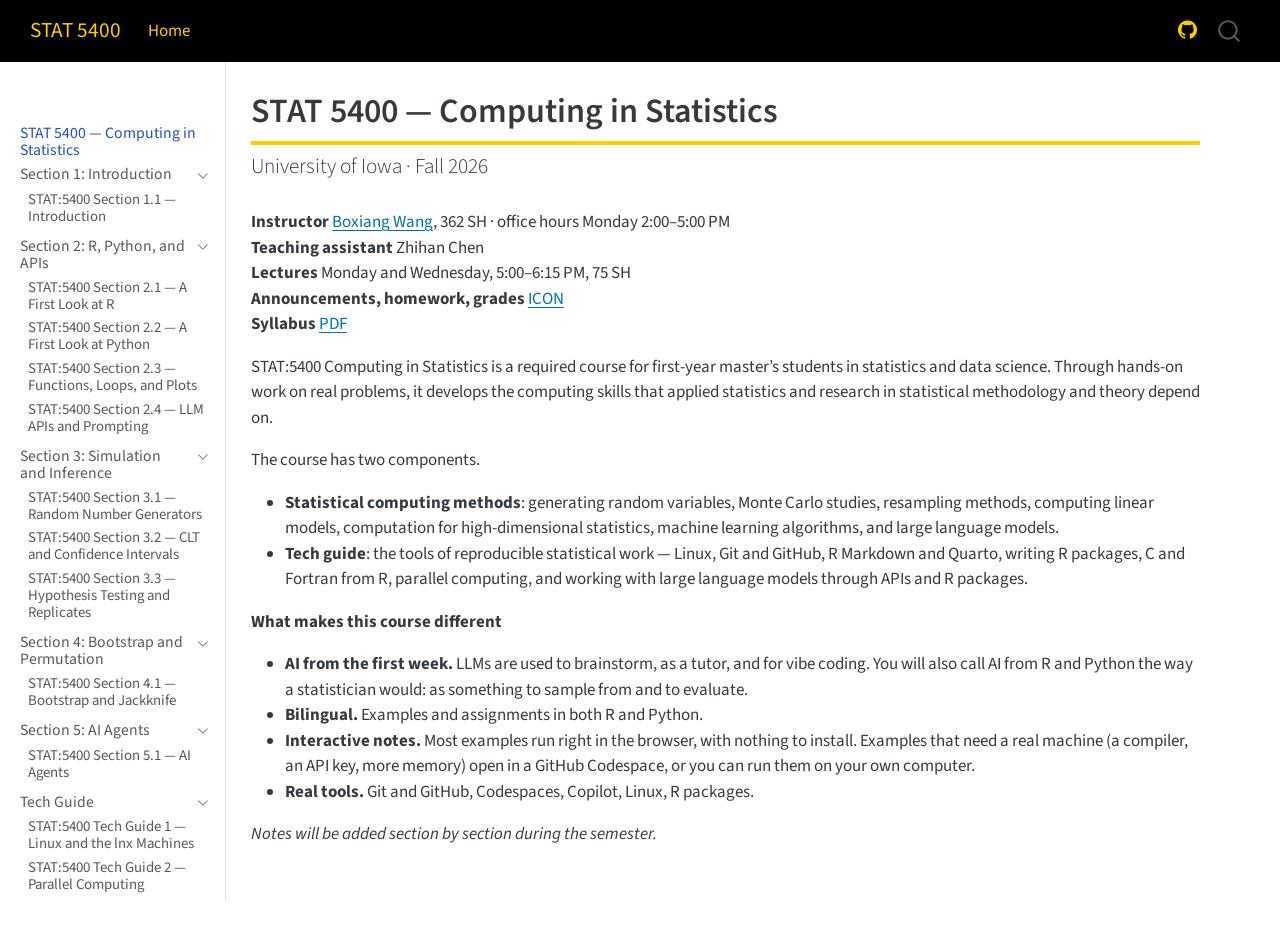
<file: index.html>
<!DOCTYPE html>
<html xmlns="http://www.w3.org/1999/xhtml" lang="en" xml:lang="en"><head>

<meta charset="utf-8">
<meta name="generator" content="quarto-1.9.38">

<meta name="viewport" content="width=device-width, initial-scale=1.0, user-scalable=yes">


<title>STAT 5400 — Computing in Statistics – STAT 5400</title>
<style>
/* Default styles provided by pandoc.
** See https://pandoc.org/MANUAL.html#variables-for-html for config info.
*/
code{white-space: pre-wrap;}
span.smallcaps{font-variant: small-caps;}
div.columns{display: flex; gap: min(4vw, 1.5em);}
div.column{flex: auto; overflow-x: auto;}
div.hanging-indent{margin-left: 1.5em; text-indent: -1.5em;}
ul.task-list{list-style: none;}
ul.task-list li input[type="checkbox"] {
  width: 0.8em;
  margin: 0 0.8em 0.2em -1em; /* quarto-specific, see https://github.com/quarto-dev/quarto-cli/issues/4556 */ 
  vertical-align: middle;
}
</style>


<script src="site_libs/quarto-nav/quarto-nav.js"></script>
<script src="site_libs/quarto-nav/headroom.min.js"></script>
<script src="site_libs/clipboard/clipboard.min.js"></script>
<script src="site_libs/quarto-search/autocomplete.umd.js"></script>
<script src="site_libs/quarto-search/fuse.min.js"></script>
<script src="site_libs/quarto-search/quarto-search.js"></script>
<meta name="quarto:offset" content="./">
<script src="site_libs/quarto-html/quarto.js" type="module"></script>
<script src="site_libs/quarto-html/tabsets/tabsets.js" type="module"></script>
<script src="site_libs/quarto-html/popper.min.js"></script>
<script src="site_libs/quarto-html/tippy.umd.min.js"></script>
<script src="site_libs/quarto-html/anchor.min.js"></script>
<link href="site_libs/quarto-html/tippy.css" rel="stylesheet">
<link href="site_libs/quarto-html/quarto-syntax-highlighting-15634bcf2e68342d4ad2dfa704d543f6.css" rel="stylesheet" id="quarto-text-highlighting-styles">
<script src="site_libs/bootstrap/bootstrap.min.js"></script>
<link href="site_libs/bootstrap/bootstrap-icons.css" rel="stylesheet">
<link href="site_libs/bootstrap/bootstrap-1b8143a5af30aa0587ead8c64582f750.min.css" rel="stylesheet" append-hash="true" id="quarto-bootstrap" data-mode="light">
<script src="site_libs/quarto-contrib/live-runtime/live-runtime.js" type="module"></script>
<link href="site_libs/quarto-contrib/live-runtime/live-runtime.css" rel="stylesheet">
<script id="quarto-search-options" type="application/json">{
  "location": "navbar",
  "copy-button": false,
  "collapse-after": 3,
  "panel-placement": "end",
  "type": "overlay",
  "limit": 50,
  "keyboard-shortcut": [
    "f",
    "/",
    "s"
  ],
  "show-item-context": false,
  "language": {
    "search-no-results-text": "No results",
    "search-matching-documents-text": "matching documents",
    "search-copy-link-title": "Copy link to search",
    "search-hide-matches-text": "Hide additional matches",
    "search-more-match-text": "more match in this document",
    "search-more-matches-text": "more matches in this document",
    "search-clear-button-title": "Clear",
    "search-text-placeholder": "",
    "search-detached-cancel-button-title": "Cancel",
    "search-submit-button-title": "Submit",
    "search-label": "Search"
  }
}</script>
<script type="module" src="site_libs/quarto-ojs/quarto-ojs-runtime.js"></script>
<link href="site_libs/quarto-ojs/quarto-ojs.css" rel="stylesheet">


<link rel="stylesheet" href="styles.css">
</head>

<body class="nav-sidebar docked nav-fixed fullcontent quarto-light">

<div id="quarto-search-results"></div>
  <header id="quarto-header" class="headroom fixed-top">
    <nav class="navbar navbar-expand-lg " data-bs-theme="dark">
      <div class="navbar-container container-fluid">
      <div class="navbar-brand-container mx-auto">
    <a class="navbar-brand" href="./index.html">
    <span class="navbar-title">STAT 5400</span>
    </a>
  </div>
            <div id="quarto-search" class="" title="Search"></div>
          <button class="navbar-toggler" type="button" data-bs-toggle="collapse" data-bs-target="#navbarCollapse" aria-controls="navbarCollapse" role="menu" aria-expanded="false" aria-label="Toggle navigation" onclick="if (window.quartoToggleHeadroom) { window.quartoToggleHeadroom(); }">
  <span class="navbar-toggler-icon"></span>
</button>
          <div class="collapse navbar-collapse" id="navbarCollapse">
            <ul class="navbar-nav navbar-nav-scroll me-auto">
  <li class="nav-item">
    <a class="nav-link active" href="./index.html" aria-current="page"> 
<span class="menu-text">Home</span></a>
  </li>  
</ul>
            <ul class="navbar-nav navbar-nav-scroll ms-auto">
  <li class="nav-item compact">
    <a class="nav-link" href="https://github.com/boxiang-wang/stat5400"> <i class="bi bi-github" role="img">
</i> 
<span class="menu-text"></span></a>
  </li>  
</ul>
          </div> <!-- /navcollapse -->
            <div class="quarto-navbar-tools">
</div>
      </div> <!-- /container-fluid -->
    </nav>
  <nav class="quarto-secondary-nav">
    <div class="container-fluid d-flex">
      <button type="button" class="quarto-btn-toggle btn" data-bs-toggle="collapse" role="button" data-bs-target=".quarto-sidebar-collapse-item" aria-controls="quarto-sidebar" aria-expanded="false" aria-label="Toggle sidebar navigation" onclick="if (window.quartoToggleHeadroom) { window.quartoToggleHeadroom(); }">
        <i class="bi bi-layout-text-sidebar-reverse"></i>
      </button>
        <nav class="quarto-page-breadcrumbs" aria-label="breadcrumb"><ol class="breadcrumb"><li class="breadcrumb-item"><a href="./index.html">STAT 5400 — Computing in Statistics</a></li></ol></nav>
        <a class="flex-grow-1" role="navigation" data-bs-toggle="collapse" data-bs-target=".quarto-sidebar-collapse-item" aria-controls="quarto-sidebar" aria-expanded="false" aria-label="Toggle sidebar navigation" onclick="if (window.quartoToggleHeadroom) { window.quartoToggleHeadroom(); }">      
        </a>
      <button type="button" class="btn quarto-search-button" aria-label="Search" onclick="window.quartoOpenSearch();">
        <i class="bi bi-search"></i>
      </button>
    </div>
  </nav>
</header>
<!-- content -->
<div id="quarto-content" class="quarto-container page-columns page-rows-contents page-layout-article page-navbar">
<!-- sidebar -->
  <nav id="quarto-sidebar" class="sidebar collapse collapse-horizontal quarto-sidebar-collapse-item sidebar-navigation docked overflow-auto">
        <div class="mt-2 flex-shrink-0 align-items-center">
        <div class="sidebar-search">
        <div id="quarto-search" class="" title="Search"></div>
        </div>
        </div>
    <div class="sidebar-menu-container"> 
    <ul class="list-unstyled mt-1">
        <li class="sidebar-item">
  <div class="sidebar-item-container"> 
  <a href="./index.html" class="sidebar-item-text sidebar-link active">
 <span class="menu-text">STAT 5400 — Computing in Statistics</span></a>
  </div>
</li>
        <li class="sidebar-item sidebar-item-section">
      <div class="sidebar-item-container"> 
            <a class="sidebar-item-text sidebar-link text-start" data-bs-toggle="collapse" data-bs-target="#quarto-sidebar-section-1" role="navigation" aria-expanded="true">
 <span class="menu-text">Section 1: Introduction</span></a>
          <a class="sidebar-item-toggle text-start" data-bs-toggle="collapse" data-bs-target="#quarto-sidebar-section-1" role="navigation" aria-expanded="true" aria-label="Toggle section">
            <i class="bi bi-chevron-right ms-2"></i>
          </a> 
      </div>
      <ul id="quarto-sidebar-section-1" class="collapse list-unstyled sidebar-section depth1 show">  
          <li class="sidebar-item">
  <div class="sidebar-item-container"> 
  <a href="./notes/section1/s1p1.html" class="sidebar-item-text sidebar-link">
 <span class="menu-text">STAT:5400 Section 1.1 — Introduction</span></a>
  </div>
</li>
      </ul>
  </li>
        <li class="sidebar-item sidebar-item-section">
      <div class="sidebar-item-container"> 
            <a class="sidebar-item-text sidebar-link text-start" data-bs-toggle="collapse" data-bs-target="#quarto-sidebar-section-2" role="navigation" aria-expanded="true">
 <span class="menu-text">Section 2: R, Python, and APIs</span></a>
          <a class="sidebar-item-toggle text-start" data-bs-toggle="collapse" data-bs-target="#quarto-sidebar-section-2" role="navigation" aria-expanded="true" aria-label="Toggle section">
            <i class="bi bi-chevron-right ms-2"></i>
          </a> 
      </div>
      <ul id="quarto-sidebar-section-2" class="collapse list-unstyled sidebar-section depth1 show">  
          <li class="sidebar-item">
  <div class="sidebar-item-container"> 
  <a href="./notes/section2/s2p1.html" class="sidebar-item-text sidebar-link">
 <span class="menu-text">STAT:5400 Section 2.1 — A First Look at R</span></a>
  </div>
</li>
          <li class="sidebar-item">
  <div class="sidebar-item-container"> 
  <a href="./notes/section2/s2p2.html" class="sidebar-item-text sidebar-link">
 <span class="menu-text">STAT:5400 Section 2.2 — A First Look at Python</span></a>
  </div>
</li>
          <li class="sidebar-item">
  <div class="sidebar-item-container"> 
  <a href="./notes/section2/s2p3.html" class="sidebar-item-text sidebar-link">
 <span class="menu-text">STAT:5400 Section 2.3 — Functions, Loops, and Plots</span></a>
  </div>
</li>
          <li class="sidebar-item">
  <div class="sidebar-item-container"> 
  <a href="./notes/section2/s2p4.html" class="sidebar-item-text sidebar-link">
 <span class="menu-text">STAT:5400 Section 2.4 — LLM APIs and Prompting</span></a>
  </div>
</li>
      </ul>
  </li>
        <li class="sidebar-item sidebar-item-section">
      <div class="sidebar-item-container"> 
            <a class="sidebar-item-text sidebar-link text-start" data-bs-toggle="collapse" data-bs-target="#quarto-sidebar-section-3" role="navigation" aria-expanded="true">
 <span class="menu-text">Section 3: Simulation and Inference</span></a>
          <a class="sidebar-item-toggle text-start" data-bs-toggle="collapse" data-bs-target="#quarto-sidebar-section-3" role="navigation" aria-expanded="true" aria-label="Toggle section">
            <i class="bi bi-chevron-right ms-2"></i>
          </a> 
      </div>
      <ul id="quarto-sidebar-section-3" class="collapse list-unstyled sidebar-section depth1 show">  
          <li class="sidebar-item">
  <div class="sidebar-item-container"> 
  <a href="./notes/section3/s3p1.html" class="sidebar-item-text sidebar-link">
 <span class="menu-text">STAT:5400 Section 3.1 — Random Number Generators</span></a>
  </div>
</li>
          <li class="sidebar-item">
  <div class="sidebar-item-container"> 
  <a href="./notes/section3/s3p2.html" class="sidebar-item-text sidebar-link">
 <span class="menu-text">STAT:5400 Section 3.2 — CLT and Confidence Intervals</span></a>
  </div>
</li>
          <li class="sidebar-item">
  <div class="sidebar-item-container"> 
  <a href="./notes/section3/s3p3.html" class="sidebar-item-text sidebar-link">
 <span class="menu-text">STAT:5400 Section 3.3 — Hypothesis Testing and Replicates</span></a>
  </div>
</li>
      </ul>
  </li>
        <li class="sidebar-item sidebar-item-section">
      <div class="sidebar-item-container"> 
            <a class="sidebar-item-text sidebar-link text-start" data-bs-toggle="collapse" data-bs-target="#quarto-sidebar-section-4" role="navigation" aria-expanded="true">
 <span class="menu-text">Section 4: Bootstrap and Permutation</span></a>
          <a class="sidebar-item-toggle text-start" data-bs-toggle="collapse" data-bs-target="#quarto-sidebar-section-4" role="navigation" aria-expanded="true" aria-label="Toggle section">
            <i class="bi bi-chevron-right ms-2"></i>
          </a> 
      </div>
      <ul id="quarto-sidebar-section-4" class="collapse list-unstyled sidebar-section depth1 show">  
          <li class="sidebar-item">
  <div class="sidebar-item-container"> 
  <a href="./notes/section4/s4p1.html" class="sidebar-item-text sidebar-link">
 <span class="menu-text">STAT:5400 Section 4.1 — Bootstrap and Jackknife</span></a>
  </div>
</li>
      </ul>
  </li>
        <li class="sidebar-item sidebar-item-section">
      <div class="sidebar-item-container"> 
            <a class="sidebar-item-text sidebar-link text-start" data-bs-toggle="collapse" data-bs-target="#quarto-sidebar-section-5" role="navigation" aria-expanded="true">
 <span class="menu-text">Section 5: AI Agents</span></a>
          <a class="sidebar-item-toggle text-start" data-bs-toggle="collapse" data-bs-target="#quarto-sidebar-section-5" role="navigation" aria-expanded="true" aria-label="Toggle section">
            <i class="bi bi-chevron-right ms-2"></i>
          </a> 
      </div>
      <ul id="quarto-sidebar-section-5" class="collapse list-unstyled sidebar-section depth1 show">  
          <li class="sidebar-item">
  <div class="sidebar-item-container"> 
  <a href="./notes/section5/s5p1.html" class="sidebar-item-text sidebar-link">
 <span class="menu-text">STAT:5400 Section 5.1 — AI Agents</span></a>
  </div>
</li>
      </ul>
  </li>
        <li class="sidebar-item sidebar-item-section">
      <div class="sidebar-item-container"> 
            <a class="sidebar-item-text sidebar-link text-start" data-bs-toggle="collapse" data-bs-target="#quarto-sidebar-section-6" role="navigation" aria-expanded="true">
 <span class="menu-text">Tech Guide</span></a>
          <a class="sidebar-item-toggle text-start" data-bs-toggle="collapse" data-bs-target="#quarto-sidebar-section-6" role="navigation" aria-expanded="true" aria-label="Toggle section">
            <i class="bi bi-chevron-right ms-2"></i>
          </a> 
      </div>
      <ul id="quarto-sidebar-section-6" class="collapse list-unstyled sidebar-section depth1 show">  
          <li class="sidebar-item">
  <div class="sidebar-item-container"> 
  <a href="./notes/tech/t1.html" class="sidebar-item-text sidebar-link">
 <span class="menu-text">STAT:5400 Tech Guide 1 — Linux and the lnx Machines</span></a>
  </div>
</li>
          <li class="sidebar-item">
  <div class="sidebar-item-container"> 
  <a href="./notes/tech/t2.html" class="sidebar-item-text sidebar-link">
 <span class="menu-text">STAT:5400 Tech Guide 2 — Parallel Computing</span></a>
  </div>
</li>
          <li class="sidebar-item">
  <div class="sidebar-item-container"> 
  <a href="./notes/tech/t3.html" class="sidebar-item-text sidebar-link">
 <span class="menu-text">STAT:5400 Tech Guide 3 — R Packages</span></a>
  </div>
</li>
      </ul>
  </li>
    </ul>
    </div>
</nav>
<div id="quarto-sidebar-glass" class="quarto-sidebar-collapse-item" data-bs-toggle="collapse" data-bs-target=".quarto-sidebar-collapse-item"></div>
<!-- margin-sidebar -->
    
<!-- main -->
<main class="content" id="quarto-document-content">

<header id="title-block-header" class="quarto-title-block default">
<div class="quarto-title">
<h1 class="title">STAT 5400 — Computing in Statistics</h1>
<p class="subtitle lead">University of Iowa · Fall 2026</p>
</div>



<div class="quarto-title-meta">

    
  
    
  </div>
  


</header>


<p><strong>Instructor</strong> <a href="https://boxiang-wang.github.io/">Boxiang Wang</a>, 362 SH · office hours Monday 2:00–5:00 PM<br>
<strong>Teaching assistant</strong> Zhihan Chen<br>
<strong>Lectures</strong> Monday and Wednesday, 5:00–6:15 PM, 75 SH<br>
<strong>Announcements, homework, grades</strong> <a href="https://icon.uiowa.edu">ICON</a><br>
<strong>Syllabus</strong> <a href="syllabus.pdf">PDF</a></p>
<p>STAT:5400 Computing in Statistics is a required course for first-year master’s students in statistics and data science. Through hands-on work on real problems, it develops the computing skills that applied statistics and research in statistical methodology and theory depend on.</p>
<p>The course has two components.</p>
<ul>
<li><strong>Statistical computing methods</strong>: generating random variables, Monte Carlo studies, resampling methods, computing linear models, computation for high-dimensional statistics, machine learning algorithms, and large language models.</li>
<li><strong>Tech guide</strong>: the tools of reproducible statistical work — Linux, Git and GitHub, R Markdown and Quarto, writing R packages, C and Fortran from R, parallel computing, and working with large language models through APIs and R packages.</li>
</ul>
<p><strong>What makes this course different</strong></p>
<ul>
<li><strong>AI from the first week.</strong> LLMs are used to brainstorm, as a tutor, and for vibe coding. You will also call AI from R and Python the way a statistician would: as something to sample from and to evaluate.</li>
<li><strong>Bilingual.</strong> Examples and assignments in both R and Python.</li>
<li><strong>Interactive notes.</strong> Most examples run right in the browser, with nothing to install. Examples that need a real machine (a compiler, an API key, more memory) open in a GitHub Codespace, or you can run them on your own computer.</li>
<li><strong>Real tools.</strong> Git and GitHub, Codespaces, Copilot, Linux, R packages.</li>
</ul>
<p><em>Notes will be added section by section during the semester.</em></p>


<script type="ojs-module-contents">
eyJjb250ZW50cyI6W119
</script>
<div id="exercise-loading-indicator" class="exercise-loading-indicator d-none d-flex align-items-center gap-2">
<div id="exercise-loading-status" class="d-flex gap-2">

</div>
<div class="spinner-grow spinner-grow-sm">

</div>
</div>
<script type="vfs-file">
W10=
</script>

</main> <!-- /main -->
<script type="ojs-module-contents">
eyJjb250ZW50cyI6W119
</script>
<script type="module">
if (window.location.protocol === "file:") { alert("The OJS runtime does not work with file:// URLs. Please use a web server to view this document."); }
window._ojs.paths.runtimeToDoc = "../..";
window._ojs.paths.runtimeToRoot = "../..";
window._ojs.paths.docToRoot = "";
window._ojs.selfContained = false;
window._ojs.runtime.interpretFromScriptTags();
</script>
<script id="quarto-html-after-body" type="application/javascript">
  window.document.addEventListener("DOMContentLoaded", function (event) {
    const icon = "";
    const anchorJS = new window.AnchorJS();
    anchorJS.options = {
      placement: 'right',
      icon: icon
    };
    anchorJS.add('.anchored');
    const isCodeAnnotation = (el) => {
      for (const clz of el.classList) {
        if (clz.startsWith('code-annotation-')) {                     
          return true;
        }
      }
      return false;
    }
    const onCopySuccess = function(e) {
      // button target
      const button = e.trigger;
      // don't keep focus
      button.blur();
      // flash "checked"
      button.classList.add('code-copy-button-checked');
      var currentTitle = button.getAttribute("title");
      button.setAttribute("title", "Copied!");
      let tooltip;
      if (window.bootstrap) {
        button.setAttribute("data-bs-toggle", "tooltip");
        button.setAttribute("data-bs-placement", "left");
        button.setAttribute("data-bs-title", "Copied!");
        tooltip = new bootstrap.Tooltip(button, 
          { trigger: "manual", 
            customClass: "code-copy-button-tooltip",
            offset: [0, -8]});
        tooltip.show();    
      }
      setTimeout(function() {
        if (tooltip) {
          tooltip.hide();
          button.removeAttribute("data-bs-title");
          button.removeAttribute("data-bs-toggle");
          button.removeAttribute("data-bs-placement");
        }
        button.setAttribute("title", currentTitle);
        button.classList.remove('code-copy-button-checked');
      }, 1000);
      // clear code selection
      e.clearSelection();
    }
    const getTextToCopy = function(trigger) {
      const outerScaffold = trigger.parentElement.cloneNode(true);
      const codeEl = outerScaffold.querySelector('code');
      for (const childEl of codeEl.children) {
        if (isCodeAnnotation(childEl)) {
          childEl.remove();
        }
      }
      return codeEl.innerText;
    }
    const clipboard = new window.ClipboardJS('.code-copy-button:not([data-in-quarto-modal])', {
      text: getTextToCopy
    });
    clipboard.on('success', onCopySuccess);
    if (window.document.getElementById('quarto-embedded-source-code-modal')) {
      const clipboardModal = new window.ClipboardJS('.code-copy-button[data-in-quarto-modal]', {
        text: getTextToCopy,
        container: window.document.getElementById('quarto-embedded-source-code-modal')
      });
      clipboardModal.on('success', onCopySuccess);
    }
      var localhostRegex = new RegExp(/^(?:http|https):\/\/localhost\:?[0-9]*\//);
      var mailtoRegex = new RegExp(/^mailto:/);
        var filterRegex = new RegExp("https:\/\/boxiang-wang\.github\.io\/stat5400\/");
      var isInternal = (href) => {
          return filterRegex.test(href) || localhostRegex.test(href) || mailtoRegex.test(href);
      }
      // Inspect non-navigation links and adorn them if external
     var links = window.document.querySelectorAll('a[href]:not(.nav-link):not(.navbar-brand):not(.toc-action):not(.sidebar-link):not(.sidebar-item-toggle):not(.pagination-link):not(.no-external):not([aria-hidden]):not(.dropdown-item):not(.quarto-navigation-tool):not(.about-link)');
      for (var i=0; i<links.length; i++) {
        const link = links[i];
        if (!isInternal(link.href)) {
          // undo the damage that might have been done by quarto-nav.js in the case of
          // links that we want to consider external
          if (link.dataset.originalHref !== undefined) {
            link.href = link.dataset.originalHref;
          }
        }
      }
    function tippyHover(el, contentFn, onTriggerFn, onUntriggerFn) {
      const config = {
        allowHTML: true,
        maxWidth: 500,
        delay: 100,
        arrow: false,
        appendTo: function(el) {
            return el.parentElement;
        },
        interactive: true,
        interactiveBorder: 10,
        theme: 'quarto',
        placement: 'bottom-start',
      };
      if (contentFn) {
        config.content = contentFn;
      }
      if (onTriggerFn) {
        config.onTrigger = onTriggerFn;
      }
      if (onUntriggerFn) {
        config.onUntrigger = onUntriggerFn;
      }
      window.tippy(el, config); 
    }
    const noterefs = window.document.querySelectorAll('a[role="doc-noteref"]');
    for (var i=0; i<noterefs.length; i++) {
      const ref = noterefs[i];
      tippyHover(ref, function() {
        // use id or data attribute instead here
        let href = ref.getAttribute('data-footnote-href') || ref.getAttribute('href');
        try { href = new URL(href).hash; } catch {}
        const id = href.replace(/^#\/?/, "");
        const note = window.document.getElementById(id);
        if (note) {
          return note.innerHTML;
        } else {
          return "";
        }
      });
    }
    const xrefs = window.document.querySelectorAll('a.quarto-xref');
    const processXRef = (id, note) => {
      // Strip column container classes
      const stripColumnClz = (el) => {
        el.classList.remove("page-full", "page-columns");
        if (el.children) {
          for (const child of el.children) {
            stripColumnClz(child);
          }
        }
      }
      stripColumnClz(note)
      if (id === null || id.startsWith('sec-')) {
        // Special case sections, only their first couple elements
        const container = document.createElement("div");
        if (note.children && note.children.length > 2) {
          container.appendChild(note.children[0].cloneNode(true));
          for (let i = 1; i < note.children.length; i++) {
            const child = note.children[i];
            if (child.tagName === "P" && child.innerText === "") {
              continue;
            } else {
              container.appendChild(child.cloneNode(true));
              break;
            }
          }
          if (window.Quarto?.typesetMath) {
            window.Quarto.typesetMath(container);
          }
          return container.innerHTML
        } else {
          if (window.Quarto?.typesetMath) {
            window.Quarto.typesetMath(note);
          }
          return note.innerHTML;
        }
      } else {
        // Remove any anchor links if they are present
        const anchorLink = note.querySelector('a.anchorjs-link');
        if (anchorLink) {
          anchorLink.remove();
        }
        if (window.Quarto?.typesetMath) {
          window.Quarto.typesetMath(note);
        }
        if (note.classList.contains("callout")) {
          return note.outerHTML;
        } else {
          return note.innerHTML;
        }
      }
    }
    for (var i=0; i<xrefs.length; i++) {
      const xref = xrefs[i];
      tippyHover(xref, undefined, function(instance) {
        instance.disable();
        let url = xref.getAttribute('href');
        let hash = undefined; 
        if (url.startsWith('#')) {
          hash = url;
        } else {
          try { hash = new URL(url).hash; } catch {}
        }
        if (hash) {
          const id = hash.replace(/^#\/?/, "");
          const note = window.document.getElementById(id);
          if (note !== null) {
            try {
              const html = processXRef(id, note.cloneNode(true));
              instance.setContent(html);
            } finally {
              instance.enable();
              instance.show();
            }
          } else {
            // See if we can fetch this
            fetch(url.split('#')[0])
            .then(res => res.text())
            .then(html => {
              const parser = new DOMParser();
              const htmlDoc = parser.parseFromString(html, "text/html");
              const note = htmlDoc.getElementById(id);
              if (note !== null) {
                const html = processXRef(id, note);
                instance.setContent(html);
              } 
            }).finally(() => {
              instance.enable();
              instance.show();
            });
          }
        } else {
          // See if we can fetch a full url (with no hash to target)
          // This is a special case and we should probably do some content thinning / targeting
          fetch(url)
          .then(res => res.text())
          .then(html => {
            const parser = new DOMParser();
            const htmlDoc = parser.parseFromString(html, "text/html");
            const note = htmlDoc.querySelector('main.content');
            if (note !== null) {
              // This should only happen for chapter cross references
              // (since there is no id in the URL)
              // remove the first header
              if (note.children.length > 0 && note.children[0].tagName === "HEADER") {
                note.children[0].remove();
              }
              const html = processXRef(null, note);
              instance.setContent(html);
            } 
          }).finally(() => {
            instance.enable();
            instance.show();
          });
        }
      }, function(instance) {
      });
    }
        let selectedAnnoteEl;
        const selectorForAnnotation = ( cell, annotation) => {
          let cellAttr = 'data-code-cell="' + cell + '"';
          let lineAttr = 'data-code-annotation="' +  annotation + '"';
          const selector = 'span[' + cellAttr + '][' + lineAttr + ']';
          return selector;
        }
        const selectCodeLines = (annoteEl) => {
          const doc = window.document;
          const targetCell = annoteEl.getAttribute("data-target-cell");
          const targetAnnotation = annoteEl.getAttribute("data-target-annotation");
          const annoteSpan = window.document.querySelector(selectorForAnnotation(targetCell, targetAnnotation));
          const lines = annoteSpan.getAttribute("data-code-lines").split(",");
          const lineIds = lines.map((line) => {
            return targetCell + "-" + line;
          })
          let top = null;
          let height = null;
          let parent = null;
          if (lineIds.length > 0) {
              //compute the position of the single el (top and bottom and make a div)
              const el = window.document.getElementById(lineIds[0]);
              top = el.offsetTop;
              height = el.offsetHeight;
              parent = el.parentElement.parentElement;
            if (lineIds.length > 1) {
              const lastEl = window.document.getElementById(lineIds[lineIds.length - 1]);
              const bottom = lastEl.offsetTop + lastEl.offsetHeight;
              height = bottom - top;
            }
            if (top !== null && height !== null && parent !== null) {
              // cook up a div (if necessary) and position it 
              let div = window.document.getElementById("code-annotation-line-highlight");
              if (div === null) {
                div = window.document.createElement("div");
                div.setAttribute("id", "code-annotation-line-highlight");
                div.style.position = 'absolute';
                parent.appendChild(div);
              }
              div.style.top = top - 2 + "px";
              div.style.height = height + 4 + "px";
              div.style.left = 0;
              let gutterDiv = window.document.getElementById("code-annotation-line-highlight-gutter");
              if (gutterDiv === null) {
                gutterDiv = window.document.createElement("div");
                gutterDiv.setAttribute("id", "code-annotation-line-highlight-gutter");
                gutterDiv.style.position = 'absolute';
                const codeCell = window.document.getElementById(targetCell);
                const gutter = codeCell.querySelector('.code-annotation-gutter');
                gutter.appendChild(gutterDiv);
              }
              gutterDiv.style.top = top - 2 + "px";
              gutterDiv.style.height = height + 4 + "px";
            }
            selectedAnnoteEl = annoteEl;
          }
        };
        const unselectCodeLines = () => {
          const elementsIds = ["code-annotation-line-highlight", "code-annotation-line-highlight-gutter"];
          elementsIds.forEach((elId) => {
            const div = window.document.getElementById(elId);
            if (div) {
              div.remove();
            }
          });
          selectedAnnoteEl = undefined;
        };
          // Handle positioning of the toggle
      window.addEventListener(
        "resize",
        throttle(() => {
          elRect = undefined;
          if (selectedAnnoteEl) {
            selectCodeLines(selectedAnnoteEl);
          }
        }, 10)
      );
      function throttle(fn, ms) {
      let throttle = false;
      let timer;
        return (...args) => {
          if(!throttle) { // first call gets through
              fn.apply(this, args);
              throttle = true;
          } else { // all the others get throttled
              if(timer) clearTimeout(timer); // cancel #2
              timer = setTimeout(() => {
                fn.apply(this, args);
                timer = throttle = false;
              }, ms);
          }
        };
      }
        // Attach click handler to the DT
        const annoteDls = window.document.querySelectorAll('dt[data-target-cell]');
        for (const annoteDlNode of annoteDls) {
          annoteDlNode.addEventListener('click', (event) => {
            const clickedEl = event.target;
            if (clickedEl !== selectedAnnoteEl) {
              unselectCodeLines();
              const activeEl = window.document.querySelector('dt[data-target-cell].code-annotation-active');
              if (activeEl) {
                activeEl.classList.remove('code-annotation-active');
              }
              selectCodeLines(clickedEl);
              clickedEl.classList.add('code-annotation-active');
            } else {
              // Unselect the line
              unselectCodeLines();
              clickedEl.classList.remove('code-annotation-active');
            }
          });
        }
    const findCites = (el) => {
      const parentEl = el.parentElement;
      if (parentEl) {
        const cites = parentEl.dataset.cites;
        if (cites) {
          return {
            el,
            cites: cites.split(' ')
          };
        } else {
          return findCites(el.parentElement)
        }
      } else {
        return undefined;
      }
    };
    var bibliorefs = window.document.querySelectorAll('a[role="doc-biblioref"]');
    for (var i=0; i<bibliorefs.length; i++) {
      const ref = bibliorefs[i];
      const citeInfo = findCites(ref);
      if (citeInfo) {
        tippyHover(citeInfo.el, function() {
          var popup = window.document.createElement('div');
          citeInfo.cites.forEach(function(cite) {
            var citeDiv = window.document.createElement('div');
            citeDiv.classList.add('hanging-indent');
            citeDiv.classList.add('csl-entry');
            var biblioDiv = window.document.getElementById('ref-' + cite);
            if (biblioDiv) {
              citeDiv.innerHTML = biblioDiv.innerHTML;
            }
            popup.appendChild(citeDiv);
          });
          return popup.innerHTML;
        });
      }
    }
  });
  </script>
</div> <!-- /content -->




</body></html>
</file>
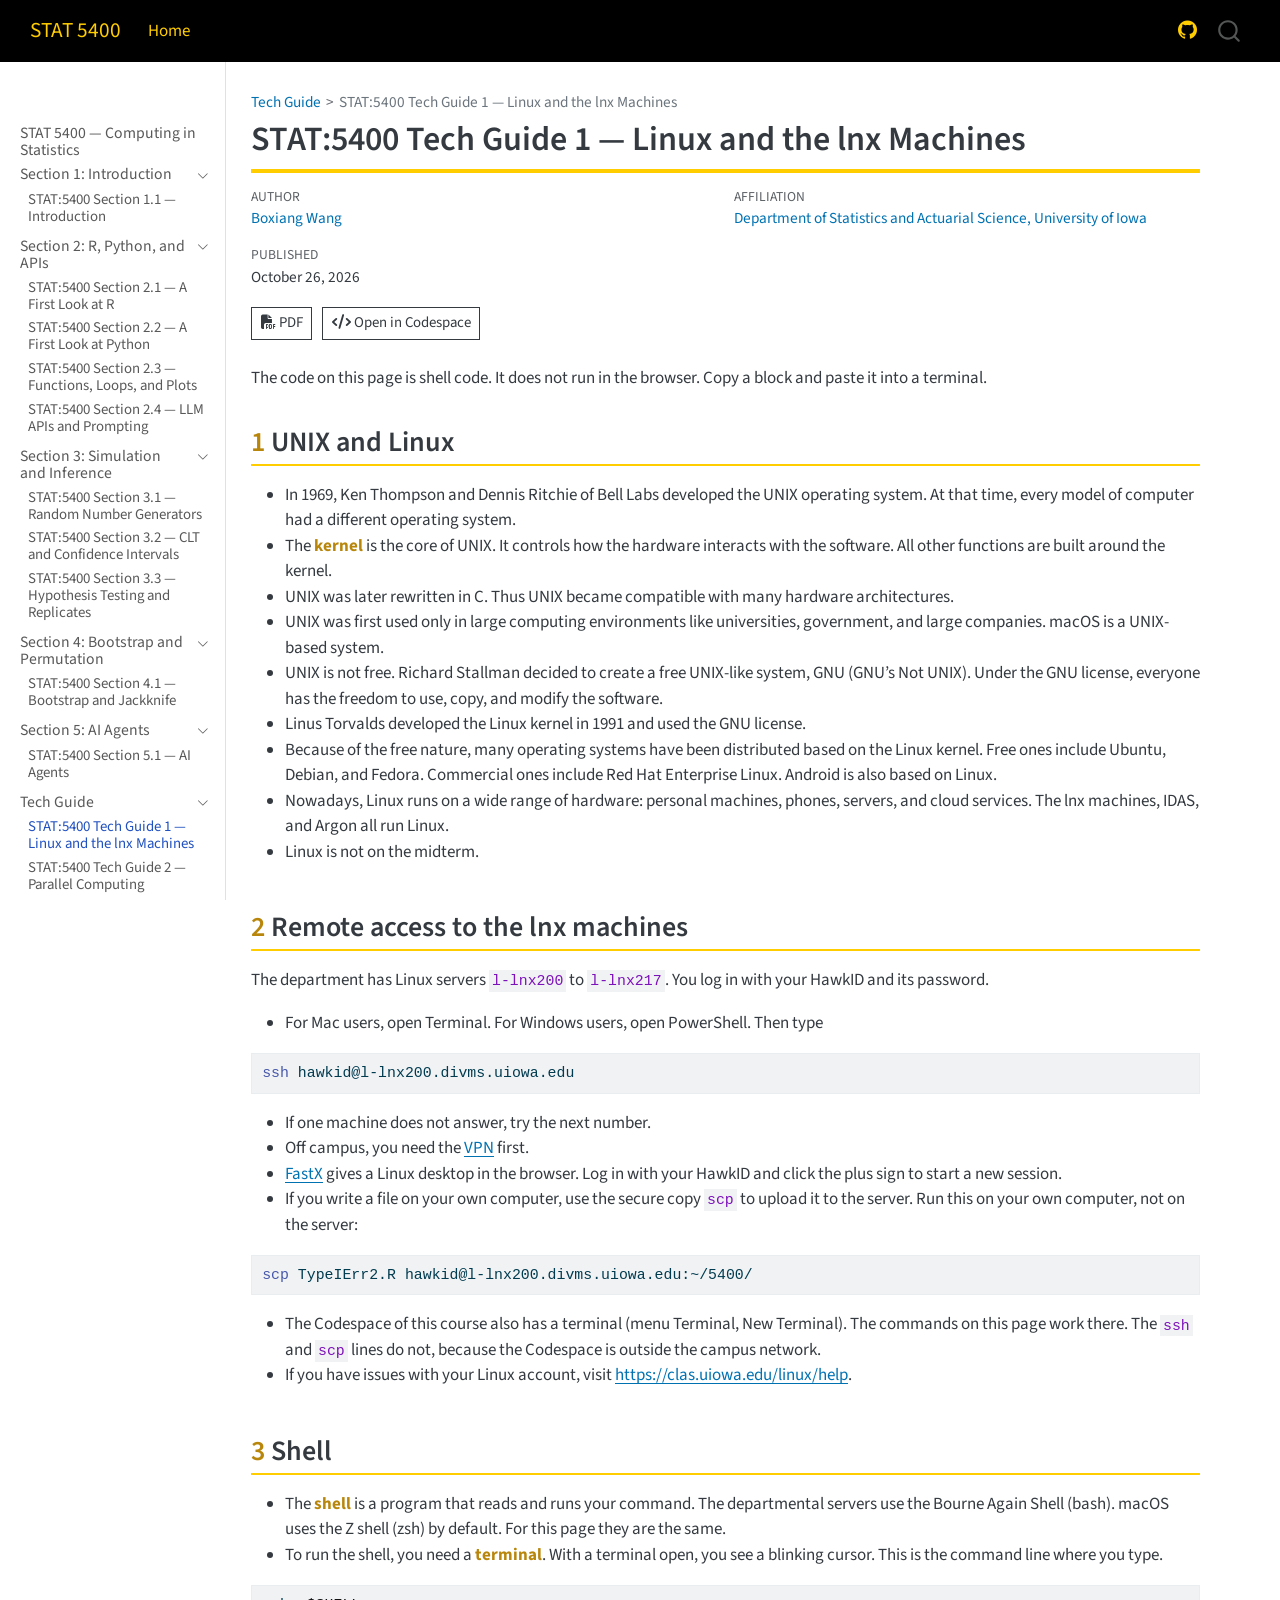
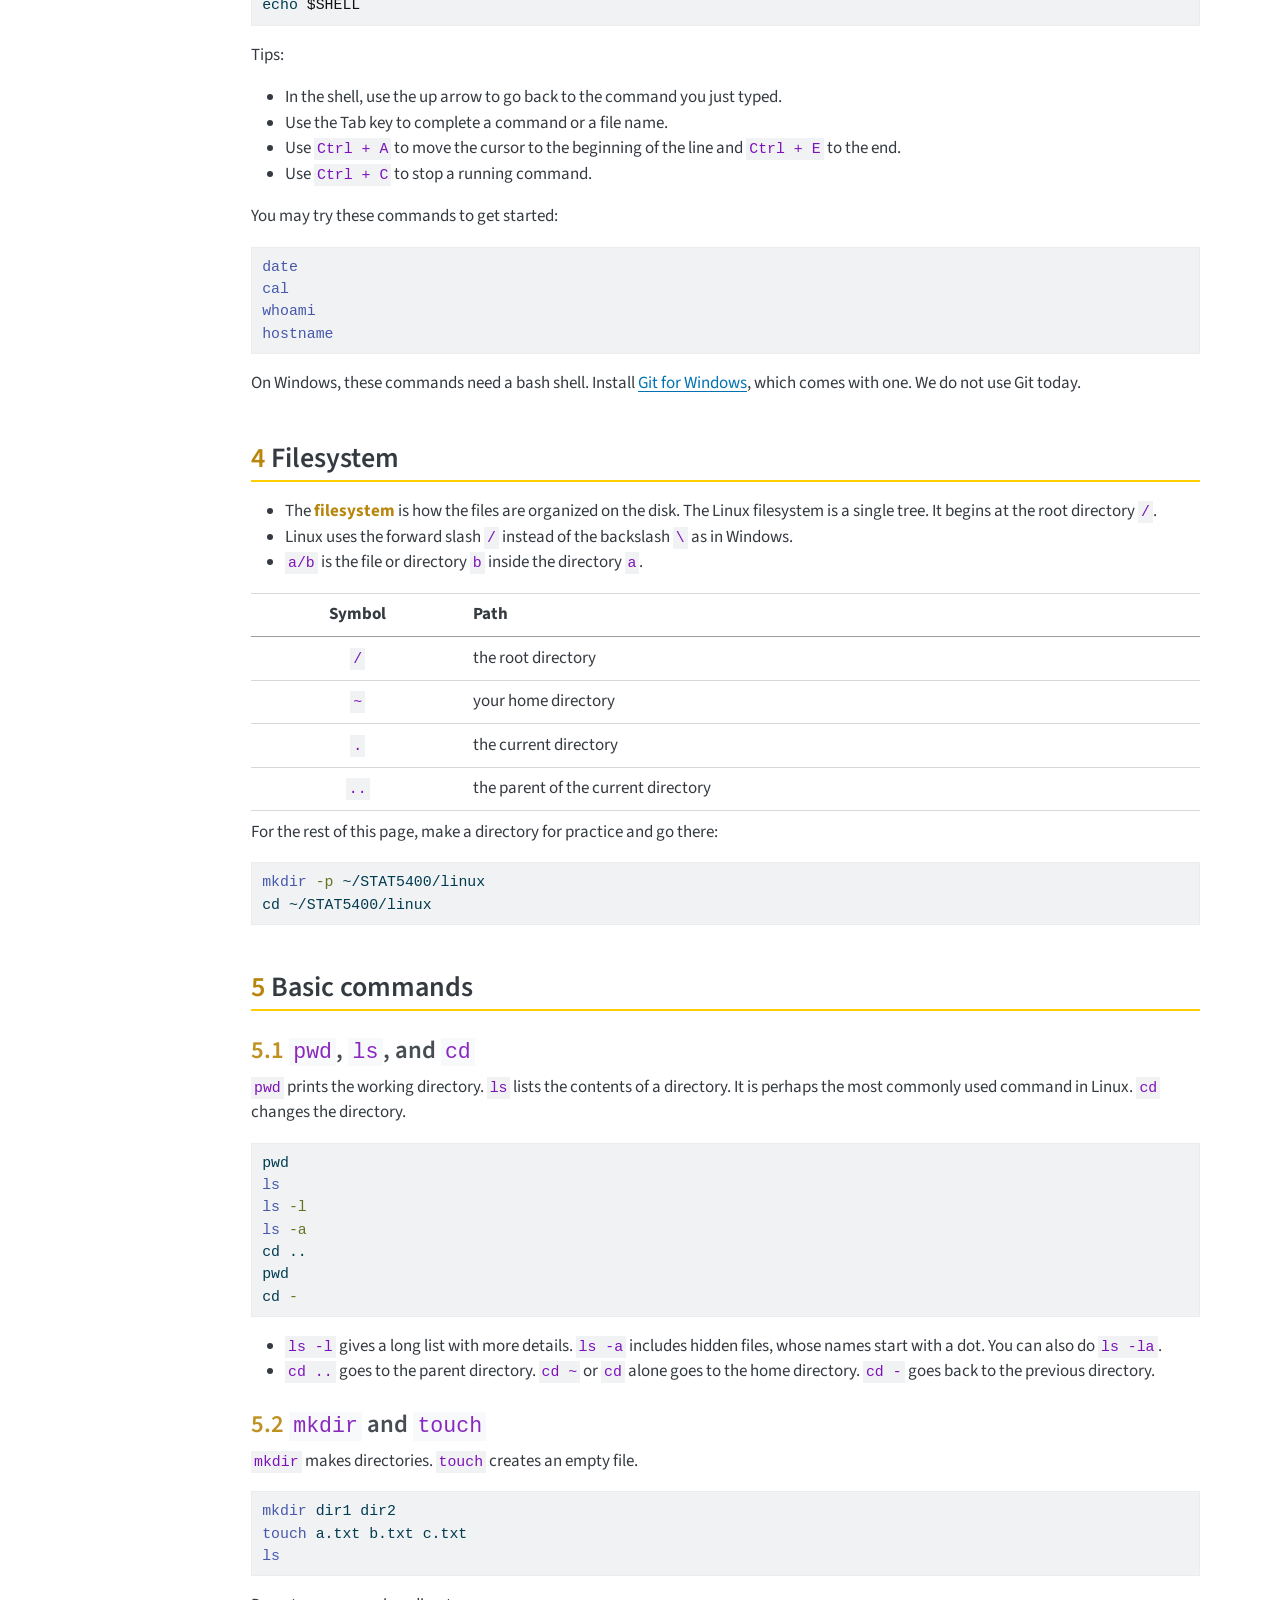
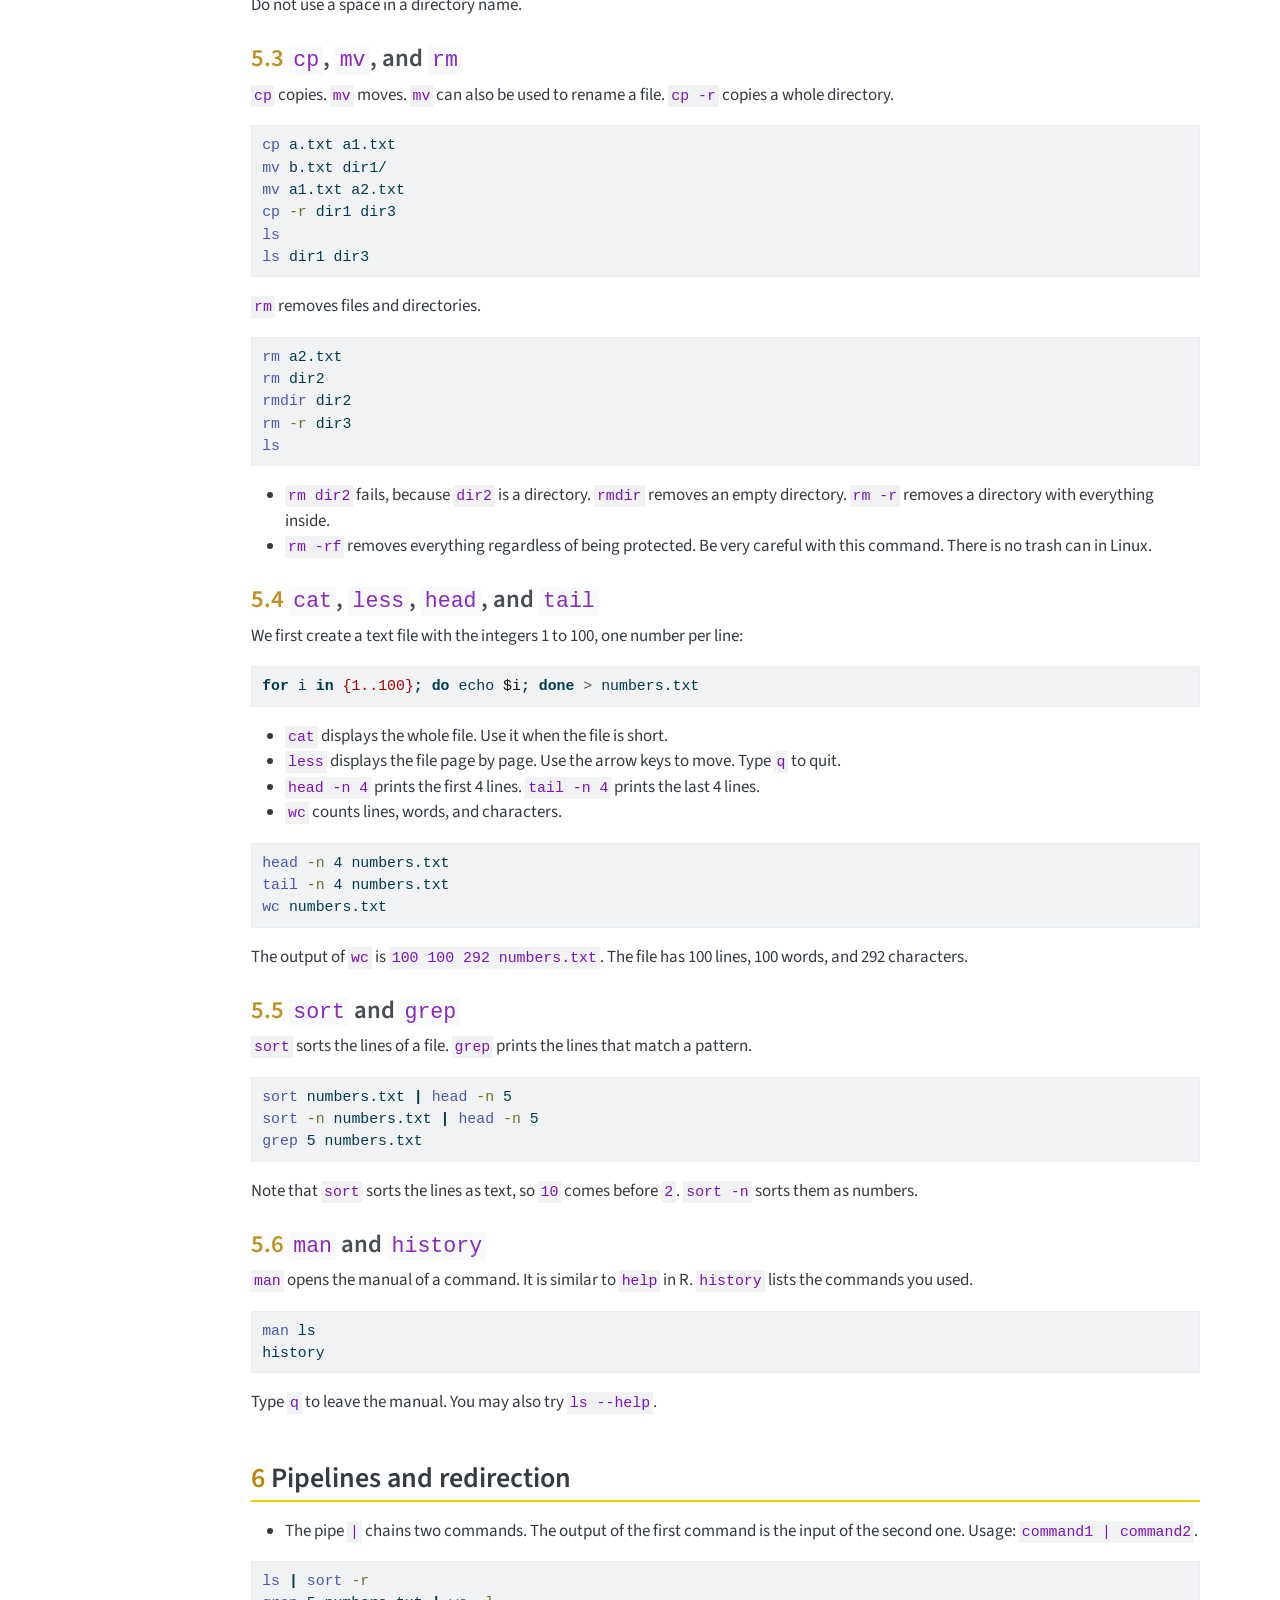
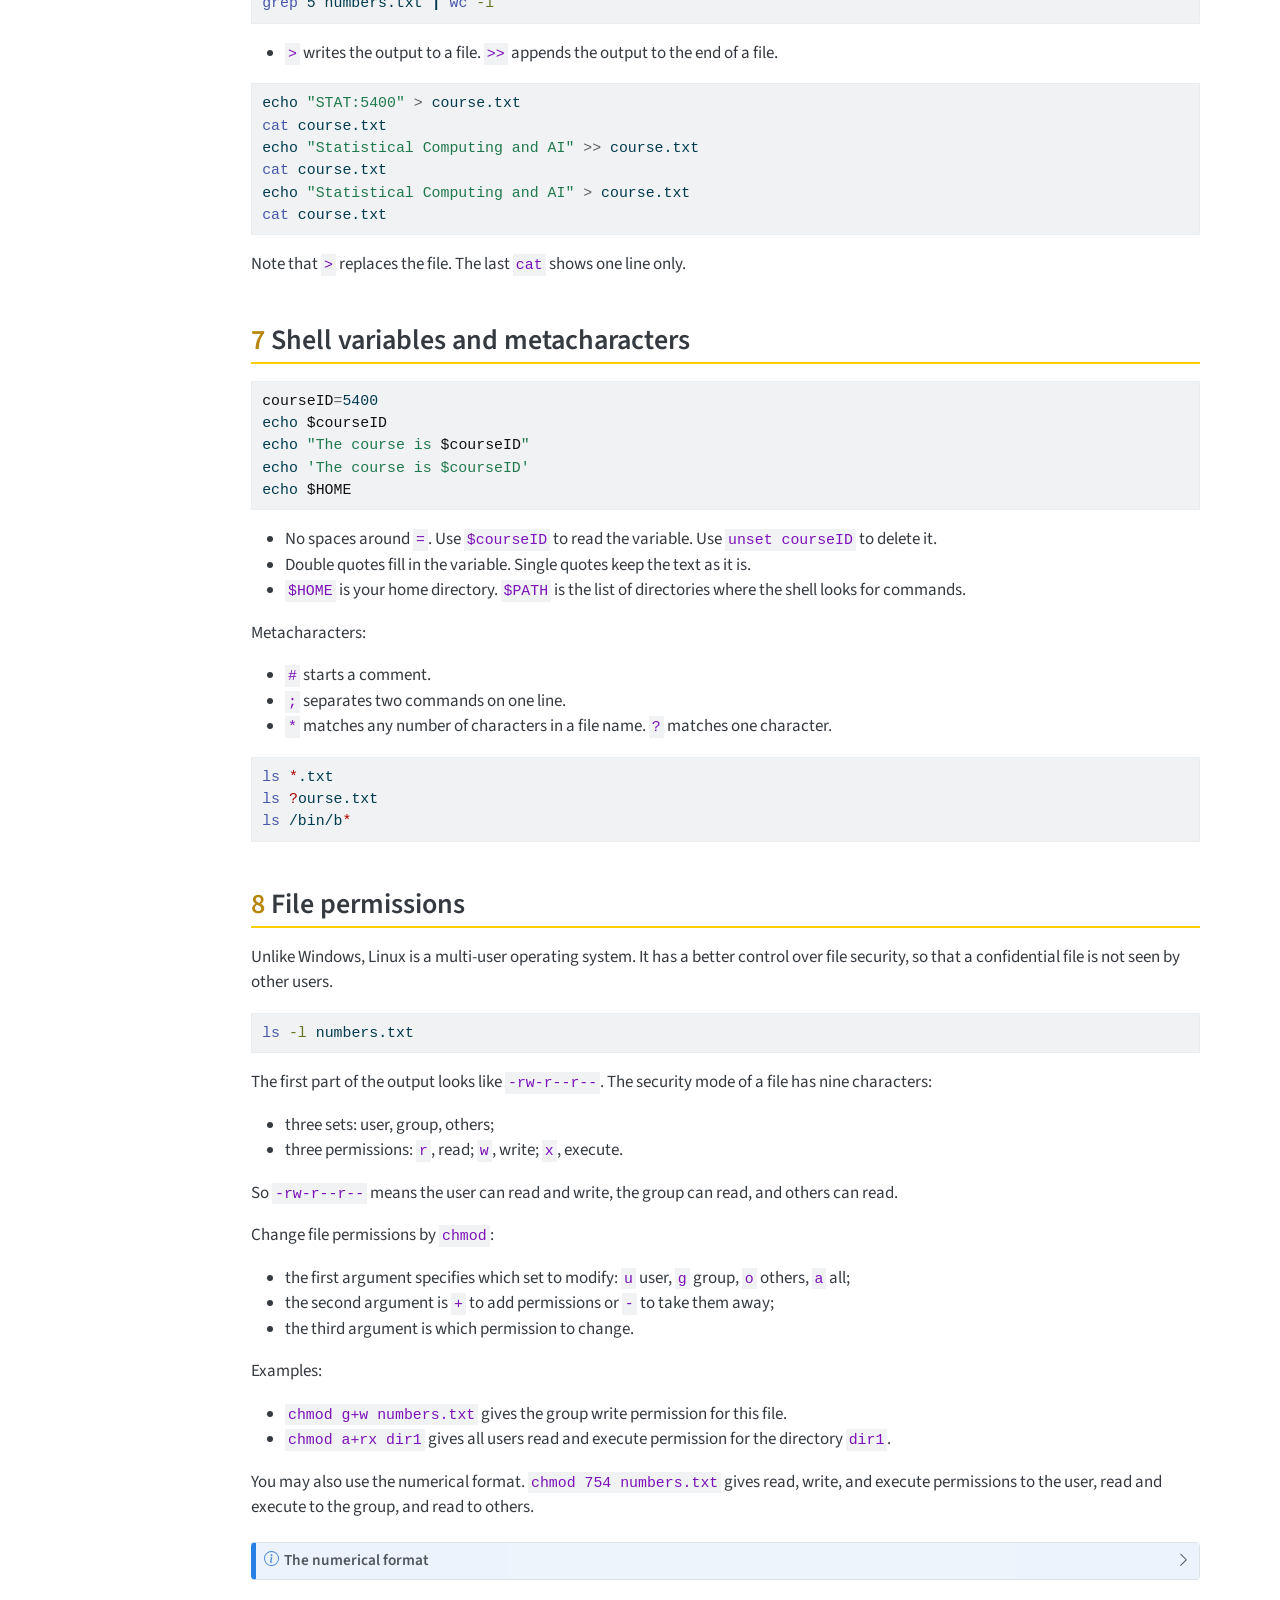
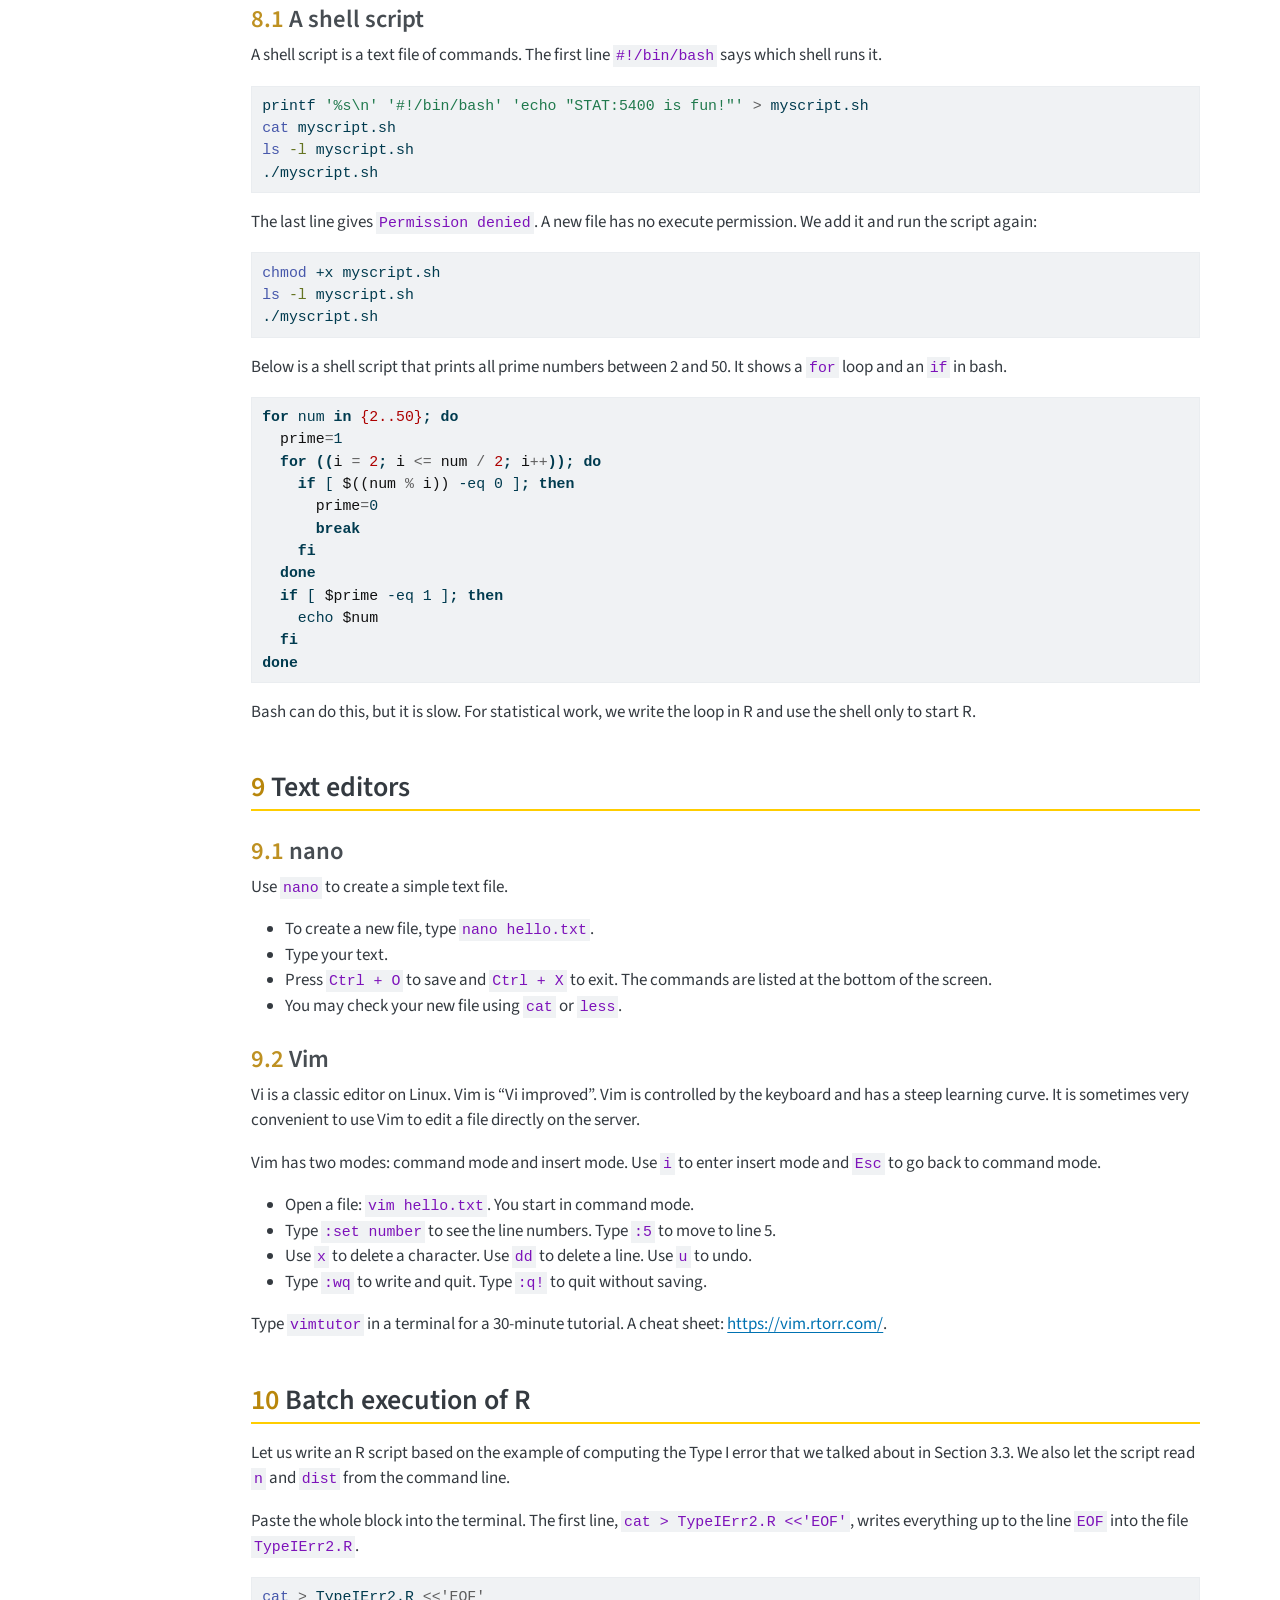
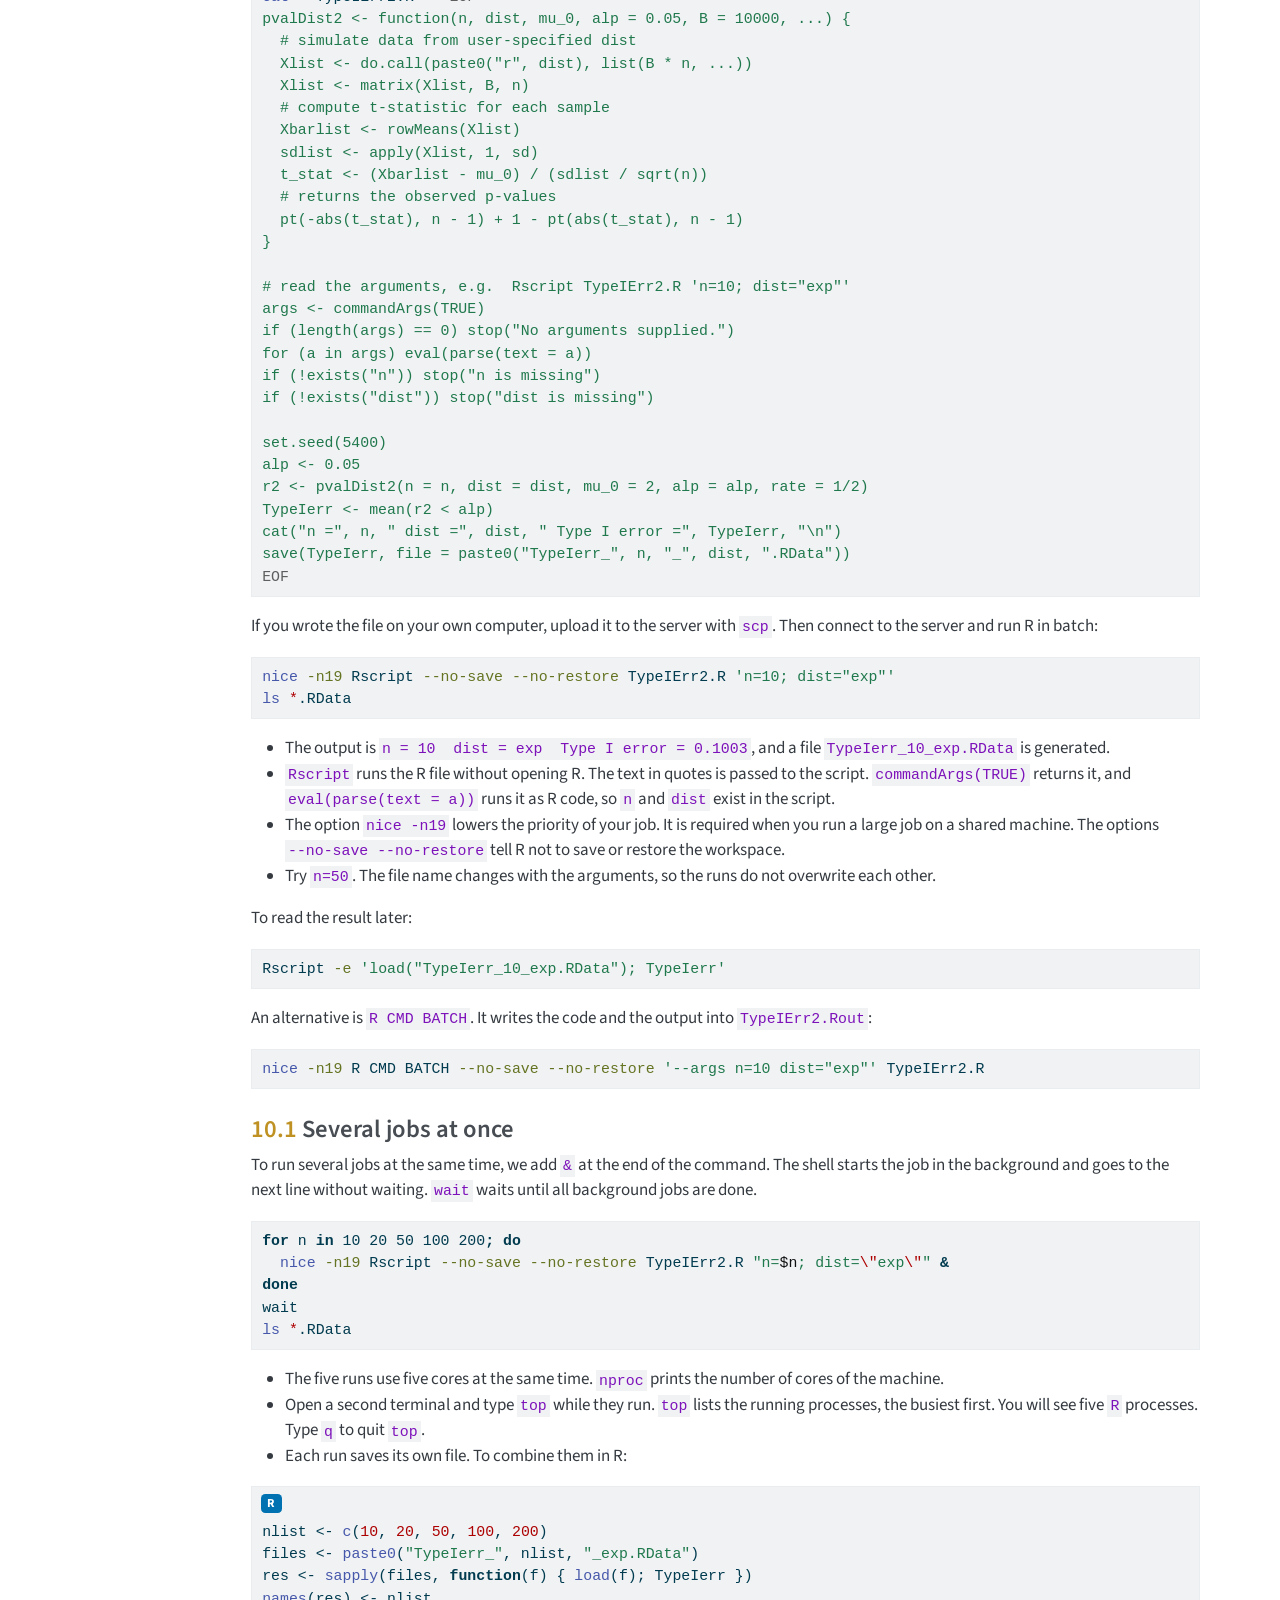
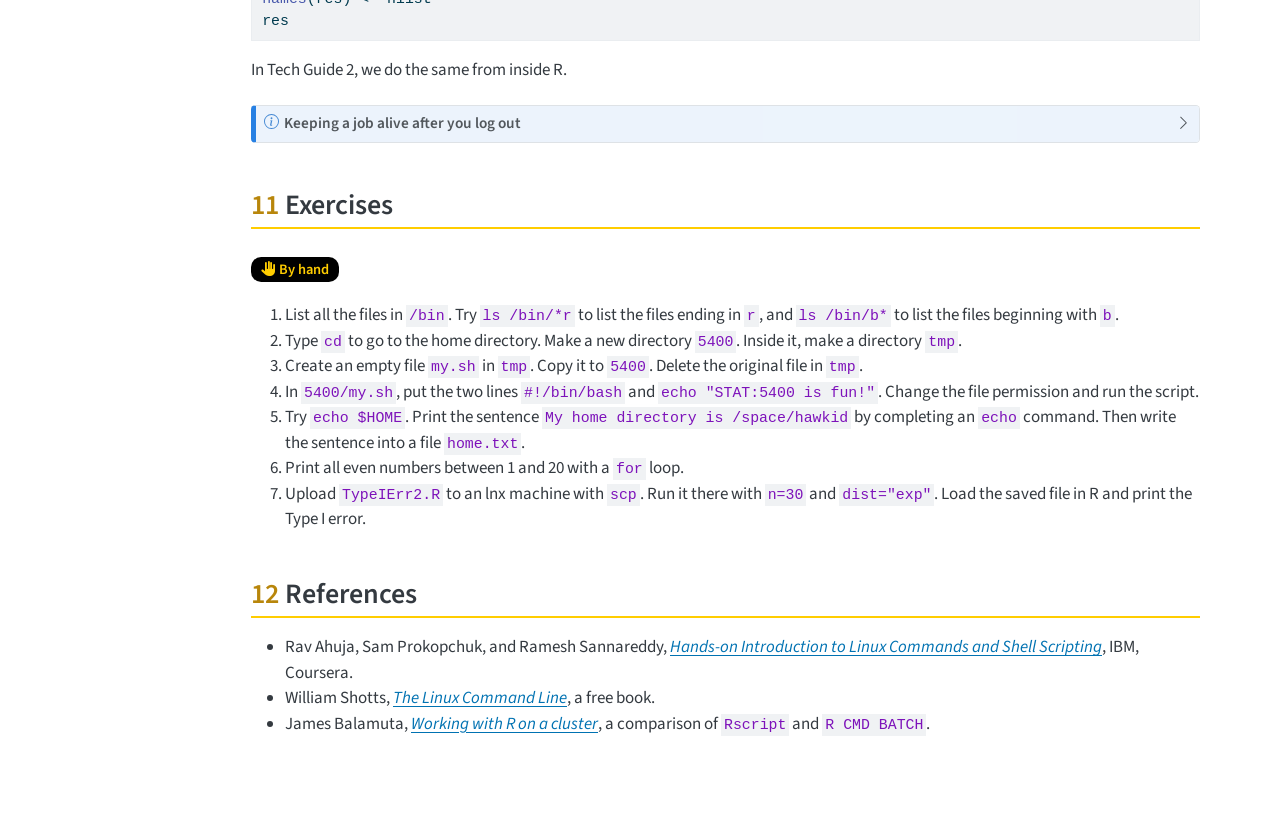
<file: notes/tech/t1.html>
<!DOCTYPE html>
<html xmlns="http://www.w3.org/1999/xhtml" lang="en" xml:lang="en"><head>

<meta charset="utf-8">
<meta name="generator" content="quarto-1.9.38">

<meta name="viewport" content="width=device-width, initial-scale=1.0, user-scalable=yes">

<meta name="author" content="Boxiang Wang">
<meta name="dcterms.date" content="2026-10-26">

<title>STAT:5400 Tech Guide 1 — Linux and the lnx Machines – STAT 5400</title>
<style>
/* Default styles provided by pandoc.
** See https://pandoc.org/MANUAL.html#variables-for-html for config info.
*/
code{white-space: pre-wrap;}
span.smallcaps{font-variant: small-caps;}
div.columns{display: flex; gap: min(4vw, 1.5em);}
div.column{flex: auto; overflow-x: auto;}
div.hanging-indent{margin-left: 1.5em; text-indent: -1.5em;}
ul.task-list{list-style: none;}
ul.task-list li input[type="checkbox"] {
  width: 0.8em;
  margin: 0 0.8em 0.2em -1em; /* quarto-specific, see https://github.com/quarto-dev/quarto-cli/issues/4556 */ 
  vertical-align: middle;
}
/* CSS for syntax highlighting */
html { -webkit-text-size-adjust: 100%; }
pre > code.sourceCode { white-space: pre; position: relative; }
pre > code.sourceCode > span { display: inline-block; line-height: 1.25; }
pre > code.sourceCode > span:empty { height: 1.2em; }
.sourceCode { overflow: visible; }
code.sourceCode > span { color: inherit; text-decoration: inherit; }
div.sourceCode { margin: 1em 0; }
pre.sourceCode { margin: 0; }
@media screen {
div.sourceCode { overflow: auto; }
}
@media print {
pre > code.sourceCode { white-space: pre-wrap; }
pre > code.sourceCode > span { text-indent: -5em; padding-left: 5em; }
}
pre.numberSource code
  { counter-reset: source-line 0; }
pre.numberSource code > span
  { position: relative; left: -4em; counter-increment: source-line; }
pre.numberSource code > span > a:first-child::before
  { content: counter(source-line);
    position: relative; left: -1em; text-align: right; vertical-align: baseline;
    border: none; display: inline-block;
    -webkit-touch-callout: none; -webkit-user-select: none;
    -khtml-user-select: none; -moz-user-select: none;
    -ms-user-select: none; user-select: none;
    padding: 0 4px; width: 4em;
  }
pre.numberSource { margin-left: 3em;  padding-left: 4px; }
div.sourceCode
  {   }
@media screen {
pre > code.sourceCode > span > a:first-child::before { text-decoration: underline; }
}
</style>


<script src="../../site_libs/quarto-nav/quarto-nav.js"></script>
<script src="../../site_libs/quarto-nav/headroom.min.js"></script>
<script src="../../site_libs/clipboard/clipboard.min.js"></script>
<script src="../../site_libs/quarto-search/autocomplete.umd.js"></script>
<script src="../../site_libs/quarto-search/fuse.min.js"></script>
<script src="../../site_libs/quarto-search/quarto-search.js"></script>
<meta name="quarto:offset" content="../../">
<script src="../../site_libs/quarto-html/quarto.js" type="module"></script>
<script src="../../site_libs/quarto-html/tabsets/tabsets.js" type="module"></script>
<script src="../../site_libs/quarto-html/popper.min.js"></script>
<script src="../../site_libs/quarto-html/tippy.umd.min.js"></script>
<script src="../../site_libs/quarto-html/anchor.min.js"></script>
<link href="../../site_libs/quarto-html/tippy.css" rel="stylesheet">
<link href="../../site_libs/quarto-html/quarto-syntax-highlighting-15634bcf2e68342d4ad2dfa704d543f6.css" rel="stylesheet" id="quarto-text-highlighting-styles">
<script src="../../site_libs/bootstrap/bootstrap.min.js"></script>
<link href="../../site_libs/bootstrap/bootstrap-icons.css" rel="stylesheet">
<link href="../../site_libs/bootstrap/bootstrap-1b8143a5af30aa0587ead8c64582f750.min.css" rel="stylesheet" append-hash="true" id="quarto-bootstrap" data-mode="light">
<script src="../../site_libs/quarto-contrib/live-runtime/live-runtime.js" type="module"></script>
<link href="../../site_libs/quarto-contrib/live-runtime/live-runtime.css" rel="stylesheet">
<link href="../../site_libs/quarto-contrib/fontawesome6-0.1.0/all.css" rel="stylesheet">
<link href="../../site_libs/quarto-contrib/fontawesome6-0.1.0/latex-fontsize.css" rel="stylesheet">
<script id="quarto-search-options" type="application/json">{
  "location": "navbar",
  "copy-button": false,
  "collapse-after": 3,
  "panel-placement": "end",
  "type": "overlay",
  "limit": 50,
  "keyboard-shortcut": [
    "f",
    "/",
    "s"
  ],
  "show-item-context": false,
  "language": {
    "search-no-results-text": "No results",
    "search-matching-documents-text": "matching documents",
    "search-copy-link-title": "Copy link to search",
    "search-hide-matches-text": "Hide additional matches",
    "search-more-match-text": "more match in this document",
    "search-more-matches-text": "more matches in this document",
    "search-clear-button-title": "Clear",
    "search-text-placeholder": "",
    "search-detached-cancel-button-title": "Cancel",
    "search-submit-button-title": "Submit",
    "search-label": "Search"
  }
}</script>
<script type="module" src="../../site_libs/quarto-ojs/quarto-ojs-runtime.js"></script>
<link href="../../site_libs/quarto-ojs/quarto-ojs.css" rel="stylesheet">


<link rel="stylesheet" href="../../styles.css">
</head>

<body class="nav-sidebar docked nav-fixed fullcontent quarto-light">

<div id="quarto-search-results"></div>
  <header id="quarto-header" class="headroom fixed-top">
    <nav class="navbar navbar-expand-lg " data-bs-theme="dark">
      <div class="navbar-container container-fluid">
      <div class="navbar-brand-container mx-auto">
    <a class="navbar-brand" href="../../index.html">
    <span class="navbar-title">STAT 5400</span>
    </a>
  </div>
            <div id="quarto-search" class="" title="Search"></div>
          <button class="navbar-toggler" type="button" data-bs-toggle="collapse" data-bs-target="#navbarCollapse" aria-controls="navbarCollapse" role="menu" aria-expanded="false" aria-label="Toggle navigation" onclick="if (window.quartoToggleHeadroom) { window.quartoToggleHeadroom(); }">
  <span class="navbar-toggler-icon"></span>
</button>
          <div class="collapse navbar-collapse" id="navbarCollapse">
            <ul class="navbar-nav navbar-nav-scroll me-auto">
  <li class="nav-item">
    <a class="nav-link active" href="../../index.html" aria-current="page"> 
<span class="menu-text">Home</span></a>
  </li>  
</ul>
            <ul class="navbar-nav navbar-nav-scroll ms-auto">
  <li class="nav-item compact">
    <a class="nav-link" href="https://github.com/boxiang-wang/stat5400"> <i class="bi bi-github" role="img">
</i> 
<span class="menu-text"></span></a>
  </li>  
</ul>
          </div> <!-- /navcollapse -->
            <div class="quarto-navbar-tools">
</div>
      </div> <!-- /container-fluid -->
    </nav>
  <nav class="quarto-secondary-nav">
    <div class="container-fluid d-flex">
      <button type="button" class="quarto-btn-toggle btn" data-bs-toggle="collapse" role="button" data-bs-target=".quarto-sidebar-collapse-item" aria-controls="quarto-sidebar" aria-expanded="false" aria-label="Toggle sidebar navigation" onclick="if (window.quartoToggleHeadroom) { window.quartoToggleHeadroom(); }">
        <i class="bi bi-layout-text-sidebar-reverse"></i>
      </button>
        <nav class="quarto-page-breadcrumbs" aria-label="breadcrumb"><ol class="breadcrumb"><li class="breadcrumb-item"><a href="../../notes/tech/t1.html">Tech Guide</a></li><li class="breadcrumb-item"><a href="../../notes/tech/t1.html">STAT:5400 Tech Guide 1 — Linux and the lnx Machines</a></li></ol></nav>
        <a class="flex-grow-1" role="navigation" data-bs-toggle="collapse" data-bs-target=".quarto-sidebar-collapse-item" aria-controls="quarto-sidebar" aria-expanded="false" aria-label="Toggle sidebar navigation" onclick="if (window.quartoToggleHeadroom) { window.quartoToggleHeadroom(); }">      
        </a>
      <button type="button" class="btn quarto-search-button" aria-label="Search" onclick="window.quartoOpenSearch();">
        <i class="bi bi-search"></i>
      </button>
    </div>
  </nav>
</header>
<!-- content -->
<div id="quarto-content" class="quarto-container page-columns page-rows-contents page-layout-article page-navbar">
<!-- sidebar -->
  <nav id="quarto-sidebar" class="sidebar collapse collapse-horizontal quarto-sidebar-collapse-item sidebar-navigation docked overflow-auto">
        <div class="mt-2 flex-shrink-0 align-items-center">
        <div class="sidebar-search">
        <div id="quarto-search" class="" title="Search"></div>
        </div>
        </div>
    <div class="sidebar-menu-container"> 
    <ul class="list-unstyled mt-1">
        <li class="sidebar-item">
  <div class="sidebar-item-container"> 
  <a href="../../index.html" class="sidebar-item-text sidebar-link">
 <span class="menu-text">STAT 5400 — Computing in Statistics</span></a>
  </div>
</li>
        <li class="sidebar-item sidebar-item-section">
      <div class="sidebar-item-container"> 
            <a class="sidebar-item-text sidebar-link text-start" data-bs-toggle="collapse" data-bs-target="#quarto-sidebar-section-1" role="navigation" aria-expanded="true">
 <span class="menu-text">Section 1: Introduction</span></a>
          <a class="sidebar-item-toggle text-start" data-bs-toggle="collapse" data-bs-target="#quarto-sidebar-section-1" role="navigation" aria-expanded="true" aria-label="Toggle section">
            <i class="bi bi-chevron-right ms-2"></i>
          </a> 
      </div>
      <ul id="quarto-sidebar-section-1" class="collapse list-unstyled sidebar-section depth1 show">  
          <li class="sidebar-item">
  <div class="sidebar-item-container"> 
  <a href="../../notes/section1/s1p1.html" class="sidebar-item-text sidebar-link">
 <span class="menu-text">STAT:5400 Section 1.1 — Introduction</span></a>
  </div>
</li>
      </ul>
  </li>
        <li class="sidebar-item sidebar-item-section">
      <div class="sidebar-item-container"> 
            <a class="sidebar-item-text sidebar-link text-start" data-bs-toggle="collapse" data-bs-target="#quarto-sidebar-section-2" role="navigation" aria-expanded="true">
 <span class="menu-text">Section 2: R, Python, and APIs</span></a>
          <a class="sidebar-item-toggle text-start" data-bs-toggle="collapse" data-bs-target="#quarto-sidebar-section-2" role="navigation" aria-expanded="true" aria-label="Toggle section">
            <i class="bi bi-chevron-right ms-2"></i>
          </a> 
      </div>
      <ul id="quarto-sidebar-section-2" class="collapse list-unstyled sidebar-section depth1 show">  
          <li class="sidebar-item">
  <div class="sidebar-item-container"> 
  <a href="../../notes/section2/s2p1.html" class="sidebar-item-text sidebar-link">
 <span class="menu-text">STAT:5400 Section 2.1 — A First Look at R</span></a>
  </div>
</li>
          <li class="sidebar-item">
  <div class="sidebar-item-container"> 
  <a href="../../notes/section2/s2p2.html" class="sidebar-item-text sidebar-link">
 <span class="menu-text">STAT:5400 Section 2.2 — A First Look at Python</span></a>
  </div>
</li>
          <li class="sidebar-item">
  <div class="sidebar-item-container"> 
  <a href="../../notes/section2/s2p3.html" class="sidebar-item-text sidebar-link">
 <span class="menu-text">STAT:5400 Section 2.3 — Functions, Loops, and Plots</span></a>
  </div>
</li>
          <li class="sidebar-item">
  <div class="sidebar-item-container"> 
  <a href="../../notes/section2/s2p4.html" class="sidebar-item-text sidebar-link">
 <span class="menu-text">STAT:5400 Section 2.4 — LLM APIs and Prompting</span></a>
  </div>
</li>
      </ul>
  </li>
        <li class="sidebar-item sidebar-item-section">
      <div class="sidebar-item-container"> 
            <a class="sidebar-item-text sidebar-link text-start" data-bs-toggle="collapse" data-bs-target="#quarto-sidebar-section-3" role="navigation" aria-expanded="true">
 <span class="menu-text">Section 3: Simulation and Inference</span></a>
          <a class="sidebar-item-toggle text-start" data-bs-toggle="collapse" data-bs-target="#quarto-sidebar-section-3" role="navigation" aria-expanded="true" aria-label="Toggle section">
            <i class="bi bi-chevron-right ms-2"></i>
          </a> 
      </div>
      <ul id="quarto-sidebar-section-3" class="collapse list-unstyled sidebar-section depth1 show">  
          <li class="sidebar-item">
  <div class="sidebar-item-container"> 
  <a href="../../notes/section3/s3p1.html" class="sidebar-item-text sidebar-link">
 <span class="menu-text">STAT:5400 Section 3.1 — Random Number Generators</span></a>
  </div>
</li>
          <li class="sidebar-item">
  <div class="sidebar-item-container"> 
  <a href="../../notes/section3/s3p2.html" class="sidebar-item-text sidebar-link">
 <span class="menu-text">STAT:5400 Section 3.2 — CLT and Confidence Intervals</span></a>
  </div>
</li>
          <li class="sidebar-item">
  <div class="sidebar-item-container"> 
  <a href="../../notes/section3/s3p3.html" class="sidebar-item-text sidebar-link">
 <span class="menu-text">STAT:5400 Section 3.3 — Hypothesis Testing and Replicates</span></a>
  </div>
</li>
      </ul>
  </li>
        <li class="sidebar-item sidebar-item-section">
      <div class="sidebar-item-container"> 
            <a class="sidebar-item-text sidebar-link text-start" data-bs-toggle="collapse" data-bs-target="#quarto-sidebar-section-4" role="navigation" aria-expanded="true">
 <span class="menu-text">Section 4: Bootstrap and Permutation</span></a>
          <a class="sidebar-item-toggle text-start" data-bs-toggle="collapse" data-bs-target="#quarto-sidebar-section-4" role="navigation" aria-expanded="true" aria-label="Toggle section">
            <i class="bi bi-chevron-right ms-2"></i>
          </a> 
      </div>
      <ul id="quarto-sidebar-section-4" class="collapse list-unstyled sidebar-section depth1 show">  
          <li class="sidebar-item">
  <div class="sidebar-item-container"> 
  <a href="../../notes/section4/s4p1.html" class="sidebar-item-text sidebar-link">
 <span class="menu-text">STAT:5400 Section 4.1 — Bootstrap and Jackknife</span></a>
  </div>
</li>
      </ul>
  </li>
        <li class="sidebar-item sidebar-item-section">
      <div class="sidebar-item-container"> 
            <a class="sidebar-item-text sidebar-link text-start" data-bs-toggle="collapse" data-bs-target="#quarto-sidebar-section-5" role="navigation" aria-expanded="true">
 <span class="menu-text">Section 5: AI Agents</span></a>
          <a class="sidebar-item-toggle text-start" data-bs-toggle="collapse" data-bs-target="#quarto-sidebar-section-5" role="navigation" aria-expanded="true" aria-label="Toggle section">
            <i class="bi bi-chevron-right ms-2"></i>
          </a> 
      </div>
      <ul id="quarto-sidebar-section-5" class="collapse list-unstyled sidebar-section depth1 show">  
          <li class="sidebar-item">
  <div class="sidebar-item-container"> 
  <a href="../../notes/section5/s5p1.html" class="sidebar-item-text sidebar-link">
 <span class="menu-text">STAT:5400 Section 5.1 — AI Agents</span></a>
  </div>
</li>
      </ul>
  </li>
        <li class="sidebar-item sidebar-item-section">
      <div class="sidebar-item-container"> 
            <a class="sidebar-item-text sidebar-link text-start" data-bs-toggle="collapse" data-bs-target="#quarto-sidebar-section-6" role="navigation" aria-expanded="true">
 <span class="menu-text">Tech Guide</span></a>
          <a class="sidebar-item-toggle text-start" data-bs-toggle="collapse" data-bs-target="#quarto-sidebar-section-6" role="navigation" aria-expanded="true" aria-label="Toggle section">
            <i class="bi bi-chevron-right ms-2"></i>
          </a> 
      </div>
      <ul id="quarto-sidebar-section-6" class="collapse list-unstyled sidebar-section depth1 show">  
          <li class="sidebar-item">
  <div class="sidebar-item-container"> 
  <a href="../../notes/tech/t1.html" class="sidebar-item-text sidebar-link active">
 <span class="menu-text">STAT:5400 Tech Guide 1 — Linux and the lnx Machines</span></a>
  </div>
</li>
          <li class="sidebar-item">
  <div class="sidebar-item-container"> 
  <a href="../../notes/tech/t2.html" class="sidebar-item-text sidebar-link">
 <span class="menu-text">STAT:5400 Tech Guide 2 — Parallel Computing</span></a>
  </div>
</li>
          <li class="sidebar-item">
  <div class="sidebar-item-container"> 
  <a href="../../notes/tech/t3.html" class="sidebar-item-text sidebar-link">
 <span class="menu-text">STAT:5400 Tech Guide 3 — R Packages</span></a>
  </div>
</li>
      </ul>
  </li>
    </ul>
    </div>
</nav>
<div id="quarto-sidebar-glass" class="quarto-sidebar-collapse-item" data-bs-toggle="collapse" data-bs-target=".quarto-sidebar-collapse-item"></div>
<!-- margin-sidebar -->
    
<!-- main -->
<main class="content" id="quarto-document-content">

<header id="title-block-header" class="quarto-title-block default"><nav class="quarto-page-breadcrumbs quarto-title-breadcrumbs d-none d-lg-block" aria-label="breadcrumb"><ol class="breadcrumb"><li class="breadcrumb-item"><a href="../../notes/tech/t1.html">Tech Guide</a></li><li class="breadcrumb-item"><a href="../../notes/tech/t1.html">STAT:5400 Tech Guide 1 — Linux and the lnx Machines</a></li></ol></nav>
<div class="quarto-title">
<h1 class="title">STAT:5400 Tech Guide 1 — Linux and the lnx Machines</h1>
</div>


<div class="quarto-title-meta-author">
  <div class="quarto-title-meta-heading">Author</div>
  <div class="quarto-title-meta-heading">Affiliation</div>
  
    <div class="quarto-title-meta-contents">
    <p class="author"><a href="https://boxiang-wang.github.io/">Boxiang Wang</a> </p>
  </div>
  <div class="quarto-title-meta-contents">
        <p class="affiliation">
            <a href="https://stat.uiowa.edu/">
            Department of Statistics and Actuarial Science, University of Iowa
            </a>
          </p>
      </div>
  </div>

<div class="quarto-title-meta">

      
    <div>
    <div class="quarto-title-meta-heading">Published</div>
    <div class="quarto-title-meta-contents">
      <p class="date">October 26, 2026</p>
    </div>
  </div>
  
    
  </div>
  


</header>


<div class="page-buttons">
<p><a href="t1.pdf" class="btn btn-sm btn-outline-dark"><i class="fa-solid fa-file-pdf" aria-label="file-pdf"></i> PDF</a> <a class="btn btn-sm btn-outline-dark" href="https://codespaces.new/boxiang-wang/stat5400?quickstart=1" target="_blank" rel="noopener"><i class="fa-solid fa-code"></i> Open in Codespace</a></p>
</div>
<p>The code on this page is shell code. It does not run in the browser. Copy a block and paste it into a terminal.</p>
<section id="unix-and-linux" class="level2" data-number="1">
<h2 data-number="1" class="anchored" data-anchor-id="unix-and-linux"><span class="header-section-number">1</span> UNIX and Linux</h2>
<ul>
<li>In 1969, Ken Thompson and Dennis Ritchie of Bell Labs developed the UNIX operating system. At that time, every model of computer had a different operating system.</li>
<li>The <span class="term"><strong>kernel</strong></span> is the core of UNIX. It controls how the hardware interacts with the software. All other functions are built around the kernel.</li>
<li>UNIX was later rewritten in C. Thus UNIX became compatible with many hardware architectures.</li>
<li>UNIX was first used only in large computing environments like universities, government, and large companies. macOS is a UNIX-based system.</li>
<li>UNIX is not free. Richard Stallman decided to create a free UNIX-like system, GNU (GNU’s Not UNIX). Under the GNU license, everyone has the freedom to use, copy, and modify the software.</li>
<li>Linus Torvalds developed the Linux kernel in 1991 and used the GNU license.</li>
<li>Because of the free nature, many operating systems have been distributed based on the Linux kernel. Free ones include Ubuntu, Debian, and Fedora. Commercial ones include Red Hat Enterprise Linux. Android is also based on Linux.</li>
<li>Nowadays, Linux runs on a wide range of hardware: personal machines, phones, servers, and cloud services. The lnx machines, IDAS, and Argon all run Linux.</li>
<li>Linux is not on the midterm.</li>
</ul>
</section>
<section id="remote-access-to-the-lnx-machines" class="level2" data-number="2">
<h2 data-number="2" class="anchored" data-anchor-id="remote-access-to-the-lnx-machines"><span class="header-section-number">2</span> Remote access to the lnx machines</h2>
<p>The department has Linux servers <code>l-lnx200</code> to <code>l-lnx217</code>. You log in with your HawkID and its password.</p>
<ul>
<li>For Mac users, open Terminal. For Windows users, open PowerShell. Then type</li>
</ul>
<div class="code-copy-outer-scaffold"><div class="sourceCode" id="cb1"><pre class="sourceCode bash code-with-copy"><code class="sourceCode bash"><span id="cb1-1"><a href="#cb1-1" aria-hidden="true" tabindex="-1"></a><span class="fu">ssh</span> hawkid@l-lnx200.divms.uiowa.edu</span></code></pre></div><button title="Copy to Clipboard" class="code-copy-button"><i class="bi"></i></button></div>
<ul>
<li>If one machine does not answer, try the next number.</li>
<li>Off campus, you need the <a href="https://its.uiowa.edu/vpn">VPN</a> first.</li>
<li><a href="https://fastx.divms.uiowa.edu">FastX</a> gives a Linux desktop in the browser. Log in with your HawkID and click the plus sign to start a new session.</li>
<li>If you write a file on your own computer, use the secure copy <code>scp</code> to upload it to the server. Run this on your own computer, not on the server:</li>
</ul>
<div class="code-copy-outer-scaffold"><div class="sourceCode" id="cb2"><pre class="sourceCode bash code-with-copy"><code class="sourceCode bash"><span id="cb2-1"><a href="#cb2-1" aria-hidden="true" tabindex="-1"></a><span class="fu">scp</span> TypeIErr2.R hawkid@l-lnx200.divms.uiowa.edu:~/5400/</span></code></pre></div><button title="Copy to Clipboard" class="code-copy-button"><i class="bi"></i></button></div>
<ul>
<li>The Codespace of this course also has a terminal (menu Terminal, New Terminal). The commands on this page work there. The <code>ssh</code> and <code>scp</code> lines do not, because the Codespace is outside the campus network.</li>
<li>If you have issues with your Linux account, visit <a href="https://clas.uiowa.edu/linux/help" class="uri">https://clas.uiowa.edu/linux/help</a>.</li>
</ul>
</section>
<section id="shell" class="level2" data-number="3">
<h2 data-number="3" class="anchored" data-anchor-id="shell"><span class="header-section-number">3</span> Shell</h2>
<ul>
<li>The <span class="term"><strong>shell</strong></span> is a program that reads and runs your command. The departmental servers use the Bourne Again Shell (bash). macOS uses the Z shell (zsh) by default. For this page they are the same.</li>
<li>To run the shell, you need a <span class="term"><strong>terminal</strong></span>. With a terminal open, you see a blinking cursor. This is the command line where you type.</li>
</ul>
<div class="code-copy-outer-scaffold"><div class="sourceCode" id="cb3"><pre class="sourceCode bash code-with-copy"><code class="sourceCode bash"><span id="cb3-1"><a href="#cb3-1" aria-hidden="true" tabindex="-1"></a><span class="bu">echo</span> <span class="va">$SHELL</span></span></code></pre></div><button title="Copy to Clipboard" class="code-copy-button"><i class="bi"></i></button></div>
<p>Tips:</p>
<ul>
<li>In the shell, use the up arrow to go back to the command you just typed.</li>
<li>Use the Tab key to complete a command or a file name.</li>
<li>Use <code>Ctrl + A</code> to move the cursor to the beginning of the line and <code>Ctrl + E</code> to the end.</li>
<li>Use <code>Ctrl + C</code> to stop a running command.</li>
</ul>
<p>You may try these commands to get started:</p>
<div class="code-copy-outer-scaffold"><div class="sourceCode" id="cb4"><pre class="sourceCode bash code-with-copy"><code class="sourceCode bash"><span id="cb4-1"><a href="#cb4-1" aria-hidden="true" tabindex="-1"></a><span class="fu">date</span></span>
<span id="cb4-2"><a href="#cb4-2" aria-hidden="true" tabindex="-1"></a><span class="fu">cal</span></span>
<span id="cb4-3"><a href="#cb4-3" aria-hidden="true" tabindex="-1"></a><span class="fu">whoami</span></span>
<span id="cb4-4"><a href="#cb4-4" aria-hidden="true" tabindex="-1"></a><span class="fu">hostname</span></span></code></pre></div><button title="Copy to Clipboard" class="code-copy-button"><i class="bi"></i></button></div>
<p>On Windows, these commands need a bash shell. Install <a href="https://gitforwindows.org">Git for Windows</a>, which comes with one. We do not use Git today.</p>
</section>
<section id="filesystem" class="level2" data-number="4">
<h2 data-number="4" class="anchored" data-anchor-id="filesystem"><span class="header-section-number">4</span> Filesystem</h2>
<ul>
<li>The <span class="term"><strong>filesystem</strong></span> is how the files are organized on the disk. The Linux filesystem is a single tree. It begins at the root directory <code>/</code>.</li>
<li>Linux uses the forward slash <code>/</code> instead of the backslash <code>\</code> as in Windows.</li>
<li><code>a/b</code> is the file or directory <code>b</code> inside the directory <code>a</code>.</li>
</ul>
<table class="caption-top table">
<thead>
<tr class="header">
<th style="text-align: center;">Symbol</th>
<th>Path</th>
</tr>
</thead>
<tbody>
<tr class="odd">
<td style="text-align: center;"><code>/</code></td>
<td>the root directory</td>
</tr>
<tr class="even">
<td style="text-align: center;"><code>~</code></td>
<td>your home directory</td>
</tr>
<tr class="odd">
<td style="text-align: center;"><code>.</code></td>
<td>the current directory</td>
</tr>
<tr class="even">
<td style="text-align: center;"><code>..</code></td>
<td>the parent of the current directory</td>
</tr>
</tbody>
</table>
<p>For the rest of this page, make a directory for practice and go there:</p>
<div class="code-copy-outer-scaffold"><div class="sourceCode" id="cb5"><pre class="sourceCode bash code-with-copy"><code class="sourceCode bash"><span id="cb5-1"><a href="#cb5-1" aria-hidden="true" tabindex="-1"></a><span class="fu">mkdir</span> <span class="at">-p</span> ~/STAT5400/linux</span>
<span id="cb5-2"><a href="#cb5-2" aria-hidden="true" tabindex="-1"></a><span class="bu">cd</span> ~/STAT5400/linux</span></code></pre></div><button title="Copy to Clipboard" class="code-copy-button"><i class="bi"></i></button></div>
</section>
<section id="basic-commands" class="level2" data-number="5">
<h2 data-number="5" class="anchored" data-anchor-id="basic-commands"><span class="header-section-number">5</span> Basic commands</h2>
<section id="pwd-ls-and-cd" class="level3" data-number="5.1">
<h3 data-number="5.1" class="anchored" data-anchor-id="pwd-ls-and-cd"><span class="header-section-number">5.1</span> <code>pwd</code>, <code>ls</code>, and <code>cd</code></h3>
<p><code>pwd</code> prints the working directory. <code>ls</code> lists the contents of a directory. It is perhaps the most commonly used command in Linux. <code>cd</code> changes the directory.</p>
<div class="code-copy-outer-scaffold"><div class="sourceCode" id="cb6"><pre class="sourceCode bash code-with-copy"><code class="sourceCode bash"><span id="cb6-1"><a href="#cb6-1" aria-hidden="true" tabindex="-1"></a><span class="bu">pwd</span></span>
<span id="cb6-2"><a href="#cb6-2" aria-hidden="true" tabindex="-1"></a><span class="fu">ls</span></span>
<span id="cb6-3"><a href="#cb6-3" aria-hidden="true" tabindex="-1"></a><span class="fu">ls</span> <span class="at">-l</span></span>
<span id="cb6-4"><a href="#cb6-4" aria-hidden="true" tabindex="-1"></a><span class="fu">ls</span> <span class="at">-a</span></span>
<span id="cb6-5"><a href="#cb6-5" aria-hidden="true" tabindex="-1"></a><span class="bu">cd</span> ..</span>
<span id="cb6-6"><a href="#cb6-6" aria-hidden="true" tabindex="-1"></a><span class="bu">pwd</span></span>
<span id="cb6-7"><a href="#cb6-7" aria-hidden="true" tabindex="-1"></a><span class="bu">cd</span> <span class="at">-</span></span></code></pre></div><button title="Copy to Clipboard" class="code-copy-button"><i class="bi"></i></button></div>
<ul>
<li><code>ls -l</code> gives a long list with more details. <code>ls -a</code> includes hidden files, whose names start with a dot. You can also do <code>ls -la</code>.</li>
<li><code>cd ..</code> goes to the parent directory. <code>cd ~</code> or <code>cd</code> alone goes to the home directory. <code>cd -</code> goes back to the previous directory.</li>
</ul>
</section>
<section id="mkdir-and-touch" class="level3" data-number="5.2">
<h3 data-number="5.2" class="anchored" data-anchor-id="mkdir-and-touch"><span class="header-section-number">5.2</span> <code>mkdir</code> and <code>touch</code></h3>
<p><code>mkdir</code> makes directories. <code>touch</code> creates an empty file.</p>
<div class="code-copy-outer-scaffold"><div class="sourceCode" id="cb7"><pre class="sourceCode bash code-with-copy"><code class="sourceCode bash"><span id="cb7-1"><a href="#cb7-1" aria-hidden="true" tabindex="-1"></a><span class="fu">mkdir</span> dir1 dir2</span>
<span id="cb7-2"><a href="#cb7-2" aria-hidden="true" tabindex="-1"></a><span class="fu">touch</span> a.txt b.txt c.txt</span>
<span id="cb7-3"><a href="#cb7-3" aria-hidden="true" tabindex="-1"></a><span class="fu">ls</span></span></code></pre></div><button title="Copy to Clipboard" class="code-copy-button"><i class="bi"></i></button></div>
<p>Do not use a space in a directory name.</p>
</section>
<section id="cp-mv-and-rm" class="level3" data-number="5.3">
<h3 data-number="5.3" class="anchored" data-anchor-id="cp-mv-and-rm"><span class="header-section-number">5.3</span> <code>cp</code>, <code>mv</code>, and <code>rm</code></h3>
<p><code>cp</code> copies. <code>mv</code> moves. <code>mv</code> can also be used to rename a file. <code>cp -r</code> copies a whole directory.</p>
<div class="code-copy-outer-scaffold"><div class="sourceCode" id="cb8"><pre class="sourceCode bash code-with-copy"><code class="sourceCode bash"><span id="cb8-1"><a href="#cb8-1" aria-hidden="true" tabindex="-1"></a><span class="fu">cp</span> a.txt a1.txt</span>
<span id="cb8-2"><a href="#cb8-2" aria-hidden="true" tabindex="-1"></a><span class="fu">mv</span> b.txt dir1/</span>
<span id="cb8-3"><a href="#cb8-3" aria-hidden="true" tabindex="-1"></a><span class="fu">mv</span> a1.txt a2.txt</span>
<span id="cb8-4"><a href="#cb8-4" aria-hidden="true" tabindex="-1"></a><span class="fu">cp</span> <span class="at">-r</span> dir1 dir3</span>
<span id="cb8-5"><a href="#cb8-5" aria-hidden="true" tabindex="-1"></a><span class="fu">ls</span></span>
<span id="cb8-6"><a href="#cb8-6" aria-hidden="true" tabindex="-1"></a><span class="fu">ls</span> dir1 dir3</span></code></pre></div><button title="Copy to Clipboard" class="code-copy-button"><i class="bi"></i></button></div>
<p><code>rm</code> removes files and directories.</p>
<div class="code-copy-outer-scaffold"><div class="sourceCode" id="cb9"><pre class="sourceCode bash code-with-copy"><code class="sourceCode bash"><span id="cb9-1"><a href="#cb9-1" aria-hidden="true" tabindex="-1"></a><span class="fu">rm</span> a2.txt</span>
<span id="cb9-2"><a href="#cb9-2" aria-hidden="true" tabindex="-1"></a><span class="fu">rm</span> dir2</span>
<span id="cb9-3"><a href="#cb9-3" aria-hidden="true" tabindex="-1"></a><span class="fu">rmdir</span> dir2</span>
<span id="cb9-4"><a href="#cb9-4" aria-hidden="true" tabindex="-1"></a><span class="fu">rm</span> <span class="at">-r</span> dir3</span>
<span id="cb9-5"><a href="#cb9-5" aria-hidden="true" tabindex="-1"></a><span class="fu">ls</span></span></code></pre></div><button title="Copy to Clipboard" class="code-copy-button"><i class="bi"></i></button></div>
<ul>
<li><code>rm dir2</code> fails, because <code>dir2</code> is a directory. <code>rmdir</code> removes an empty directory. <code>rm -r</code> removes a directory with everything inside.</li>
<li><code>rm -rf</code> removes everything regardless of being protected. Be very careful with this command. There is no trash can in Linux.</li>
</ul>
</section>
<section id="cat-less-head-and-tail" class="level3" data-number="5.4">
<h3 data-number="5.4" class="anchored" data-anchor-id="cat-less-head-and-tail"><span class="header-section-number">5.4</span> <code>cat</code>, <code>less</code>, <code>head</code>, and <code>tail</code></h3>
<p>We first create a text file with the integers 1 to 100, one number per line:</p>
<div class="code-copy-outer-scaffold"><div class="sourceCode" id="cb10"><pre class="sourceCode bash code-with-copy"><code class="sourceCode bash"><span id="cb10-1"><a href="#cb10-1" aria-hidden="true" tabindex="-1"></a><span class="cf">for</span> i <span class="kw">in</span> <span class="dt">{</span><span class="dv">1</span><span class="dt">..</span><span class="dv">100</span><span class="dt">}</span><span class="kw">;</span> <span class="cf">do</span> <span class="bu">echo</span> <span class="va">$i</span><span class="kw">;</span> <span class="cf">done</span> <span class="op">&gt;</span> numbers.txt</span></code></pre></div><button title="Copy to Clipboard" class="code-copy-button"><i class="bi"></i></button></div>
<ul>
<li><code>cat</code> displays the whole file. Use it when the file is short.</li>
<li><code>less</code> displays the file page by page. Use the arrow keys to move. Type <code>q</code> to quit.</li>
<li><code>head -n 4</code> prints the first 4 lines. <code>tail -n 4</code> prints the last 4 lines.</li>
<li><code>wc</code> counts lines, words, and characters.</li>
</ul>
<div class="code-copy-outer-scaffold"><div class="sourceCode" id="cb11"><pre class="sourceCode bash code-with-copy"><code class="sourceCode bash"><span id="cb11-1"><a href="#cb11-1" aria-hidden="true" tabindex="-1"></a><span class="fu">head</span> <span class="at">-n</span> 4 numbers.txt</span>
<span id="cb11-2"><a href="#cb11-2" aria-hidden="true" tabindex="-1"></a><span class="fu">tail</span> <span class="at">-n</span> 4 numbers.txt</span>
<span id="cb11-3"><a href="#cb11-3" aria-hidden="true" tabindex="-1"></a><span class="fu">wc</span> numbers.txt</span></code></pre></div><button title="Copy to Clipboard" class="code-copy-button"><i class="bi"></i></button></div>
<p>The output of <code>wc</code> is <code>100 100 292 numbers.txt</code>. The file has 100 lines, 100 words, and 292 characters.</p>
</section>
<section id="sort-and-grep" class="level3" data-number="5.5">
<h3 data-number="5.5" class="anchored" data-anchor-id="sort-and-grep"><span class="header-section-number">5.5</span> <code>sort</code> and <code>grep</code></h3>
<p><code>sort</code> sorts the lines of a file. <code>grep</code> prints the lines that match a pattern.</p>
<div class="code-copy-outer-scaffold"><div class="sourceCode" id="cb12"><pre class="sourceCode bash code-with-copy"><code class="sourceCode bash"><span id="cb12-1"><a href="#cb12-1" aria-hidden="true" tabindex="-1"></a><span class="fu">sort</span> numbers.txt <span class="kw">|</span> <span class="fu">head</span> <span class="at">-n</span> 5</span>
<span id="cb12-2"><a href="#cb12-2" aria-hidden="true" tabindex="-1"></a><span class="fu">sort</span> <span class="at">-n</span> numbers.txt <span class="kw">|</span> <span class="fu">head</span> <span class="at">-n</span> 5</span>
<span id="cb12-3"><a href="#cb12-3" aria-hidden="true" tabindex="-1"></a><span class="fu">grep</span> 5 numbers.txt</span></code></pre></div><button title="Copy to Clipboard" class="code-copy-button"><i class="bi"></i></button></div>
<p>Note that <code>sort</code> sorts the lines as text, so <code>10</code> comes before <code>2</code>. <code>sort -n</code> sorts them as numbers.</p>
</section>
<section id="man-and-history" class="level3" data-number="5.6">
<h3 data-number="5.6" class="anchored" data-anchor-id="man-and-history"><span class="header-section-number">5.6</span> <code>man</code> and <code>history</code></h3>
<p><code>man</code> opens the manual of a command. It is similar to <code>help</code> in R. <code>history</code> lists the commands you used.</p>
<div class="code-copy-outer-scaffold"><div class="sourceCode" id="cb13"><pre class="sourceCode bash code-with-copy"><code class="sourceCode bash"><span id="cb13-1"><a href="#cb13-1" aria-hidden="true" tabindex="-1"></a><span class="fu">man</span> ls</span>
<span id="cb13-2"><a href="#cb13-2" aria-hidden="true" tabindex="-1"></a><span class="bu">history</span></span></code></pre></div><button title="Copy to Clipboard" class="code-copy-button"><i class="bi"></i></button></div>
<p>Type <code>q</code> to leave the manual. You may also try <code>ls --help</code>.</p>
</section>
</section>
<section id="pipelines-and-redirection" class="level2" data-number="6">
<h2 data-number="6" class="anchored" data-anchor-id="pipelines-and-redirection"><span class="header-section-number">6</span> Pipelines and redirection</h2>
<ul>
<li>The pipe <code>|</code> chains two commands. The output of the first command is the input of the second one. Usage: <code>command1 | command2</code>.</li>
</ul>
<div class="code-copy-outer-scaffold"><div class="sourceCode" id="cb14"><pre class="sourceCode bash code-with-copy"><code class="sourceCode bash"><span id="cb14-1"><a href="#cb14-1" aria-hidden="true" tabindex="-1"></a><span class="fu">ls</span> <span class="kw">|</span> <span class="fu">sort</span> <span class="at">-r</span></span>
<span id="cb14-2"><a href="#cb14-2" aria-hidden="true" tabindex="-1"></a><span class="fu">grep</span> 5 numbers.txt <span class="kw">|</span> <span class="fu">wc</span> <span class="at">-l</span></span></code></pre></div><button title="Copy to Clipboard" class="code-copy-button"><i class="bi"></i></button></div>
<ul>
<li><code>&gt;</code> writes the output to a file. <code>&gt;&gt;</code> appends the output to the end of a file.</li>
</ul>
<div class="code-copy-outer-scaffold"><div class="sourceCode" id="cb15"><pre class="sourceCode bash code-with-copy"><code class="sourceCode bash"><span id="cb15-1"><a href="#cb15-1" aria-hidden="true" tabindex="-1"></a><span class="bu">echo</span> <span class="st">"STAT:5400"</span> <span class="op">&gt;</span> course.txt</span>
<span id="cb15-2"><a href="#cb15-2" aria-hidden="true" tabindex="-1"></a><span class="fu">cat</span> course.txt</span>
<span id="cb15-3"><a href="#cb15-3" aria-hidden="true" tabindex="-1"></a><span class="bu">echo</span> <span class="st">"Statistical Computing and AI"</span> <span class="op">&gt;&gt;</span> course.txt</span>
<span id="cb15-4"><a href="#cb15-4" aria-hidden="true" tabindex="-1"></a><span class="fu">cat</span> course.txt</span>
<span id="cb15-5"><a href="#cb15-5" aria-hidden="true" tabindex="-1"></a><span class="bu">echo</span> <span class="st">"Statistical Computing and AI"</span> <span class="op">&gt;</span> course.txt</span>
<span id="cb15-6"><a href="#cb15-6" aria-hidden="true" tabindex="-1"></a><span class="fu">cat</span> course.txt</span></code></pre></div><button title="Copy to Clipboard" class="code-copy-button"><i class="bi"></i></button></div>
<p>Note that <code>&gt;</code> replaces the file. The last <code>cat</code> shows one line only.</p>
</section>
<section id="shell-variables-and-metacharacters" class="level2" data-number="7">
<h2 data-number="7" class="anchored" data-anchor-id="shell-variables-and-metacharacters"><span class="header-section-number">7</span> Shell variables and metacharacters</h2>
<div class="code-copy-outer-scaffold"><div class="sourceCode" id="cb16"><pre class="sourceCode bash code-with-copy"><code class="sourceCode bash"><span id="cb16-1"><a href="#cb16-1" aria-hidden="true" tabindex="-1"></a><span class="va">courseID</span><span class="op">=</span>5400</span>
<span id="cb16-2"><a href="#cb16-2" aria-hidden="true" tabindex="-1"></a><span class="bu">echo</span> <span class="va">$courseID</span></span>
<span id="cb16-3"><a href="#cb16-3" aria-hidden="true" tabindex="-1"></a><span class="bu">echo</span> <span class="st">"The course is </span><span class="va">$courseID</span><span class="st">"</span></span>
<span id="cb16-4"><a href="#cb16-4" aria-hidden="true" tabindex="-1"></a><span class="bu">echo</span> <span class="st">'The course is $courseID'</span></span>
<span id="cb16-5"><a href="#cb16-5" aria-hidden="true" tabindex="-1"></a><span class="bu">echo</span> <span class="va">$HOME</span></span></code></pre></div><button title="Copy to Clipboard" class="code-copy-button"><i class="bi"></i></button></div>
<ul>
<li>No spaces around <code>=</code>. Use <code>$courseID</code> to read the variable. Use <code>unset courseID</code> to delete it.</li>
<li>Double quotes fill in the variable. Single quotes keep the text as it is.</li>
<li><code>$HOME</code> is your home directory. <code>$PATH</code> is the list of directories where the shell looks for commands.</li>
</ul>
<p>Metacharacters:</p>
<ul>
<li><code>#</code> starts a comment.</li>
<li><code>;</code> separates two commands on one line.</li>
<li><code>*</code> matches any number of characters in a file name. <code>?</code> matches one character.</li>
</ul>
<div class="code-copy-outer-scaffold"><div class="sourceCode" id="cb17"><pre class="sourceCode bash code-with-copy"><code class="sourceCode bash"><span id="cb17-1"><a href="#cb17-1" aria-hidden="true" tabindex="-1"></a><span class="fu">ls</span> <span class="pp">*</span>.txt</span>
<span id="cb17-2"><a href="#cb17-2" aria-hidden="true" tabindex="-1"></a><span class="fu">ls</span> <span class="pp">?</span>ourse.txt</span>
<span id="cb17-3"><a href="#cb17-3" aria-hidden="true" tabindex="-1"></a><span class="fu">ls</span> /bin/b<span class="pp">*</span></span></code></pre></div><button title="Copy to Clipboard" class="code-copy-button"><i class="bi"></i></button></div>
</section>
<section id="file-permissions" class="level2" data-number="8">
<h2 data-number="8" class="anchored" data-anchor-id="file-permissions"><span class="header-section-number">8</span> File permissions</h2>
<p>Unlike Windows, Linux is a multi-user operating system. It has a better control over file security, so that a confidential file is not seen by other users.</p>
<div class="code-copy-outer-scaffold"><div class="sourceCode" id="cb18"><pre class="sourceCode bash code-with-copy"><code class="sourceCode bash"><span id="cb18-1"><a href="#cb18-1" aria-hidden="true" tabindex="-1"></a><span class="fu">ls</span> <span class="at">-l</span> numbers.txt</span></code></pre></div><button title="Copy to Clipboard" class="code-copy-button"><i class="bi"></i></button></div>
<p>The first part of the output looks like <code>-rw-r--r--</code>. The security mode of a file has nine characters:</p>
<ul>
<li>three sets: user, group, others;</li>
<li>three permissions: <code>r</code>, read; <code>w</code>, write; <code>x</code>, execute.</li>
</ul>
<p>So <code>-rw-r--r--</code> means the user can read and write, the group can read, and others can read.</p>
<p>Change file permissions by <code>chmod</code>:</p>
<ul>
<li>the first argument specifies which set to modify: <code>u</code> user, <code>g</code> group, <code>o</code> others, <code>a</code> all;</li>
<li>the second argument is <code>+</code> to add permissions or <code>-</code> to take them away;</li>
<li>the third argument is which permission to change.</li>
</ul>
<p>Examples:</p>
<ul>
<li><code>chmod g+w numbers.txt</code> gives the group write permission for this file.</li>
<li><code>chmod a+rx dir1</code> gives all users read and execute permission for the directory <code>dir1</code>.</li>
</ul>
<p>You may also use the numerical format. <code>chmod 754 numbers.txt</code> gives read, write, and execute permissions to the user, read and execute to the group, and read to others.</p>
<div class="callout callout-style-default callout-note callout-titled" title="The numerical format">
<div class="callout-header d-flex align-content-center collapsed" data-bs-toggle="collapse" data-bs-target=".callout-1-contents" aria-controls="callout-1" aria-expanded="false" aria-label="Toggle callout">
<div class="callout-icon-container">
<i class="callout-icon"></i>
</div>
<div class="callout-title-container flex-fill">
<span class="screen-reader-only">Note</span>The numerical format
</div>
<div class="callout-btn-toggle d-inline-block border-0 py-1 ps-1 pe-0 float-end"><i class="callout-toggle"></i></div>
</div>
<div id="callout-1" class="callout-1-contents callout-collapse collapse">
<div class="callout-body-container callout-body">
<p><strong>Each digit is a sum: read 4, write 2, execute 1.</strong></p>
<table class="caption-top table">
<thead>
<tr class="header">
<th style="text-align: center;">Value</th>
<th>Permissions</th>
<th style="text-align: center;">Symbol</th>
</tr>
</thead>
<tbody>
<tr class="odd">
<td style="text-align: center;">0</td>
<td>no permissions</td>
<td style="text-align: center;"><code>---</code></td>
</tr>
<tr class="even">
<td style="text-align: center;">1</td>
<td>execute only</td>
<td style="text-align: center;"><code>--x</code></td>
</tr>
<tr class="odd">
<td style="text-align: center;">2</td>
<td>write only</td>
<td style="text-align: center;"><code>-w-</code></td>
</tr>
<tr class="even">
<td style="text-align: center;">3</td>
<td>write and execute</td>
<td style="text-align: center;"><code>-wx</code></td>
</tr>
<tr class="odd">
<td style="text-align: center;">4</td>
<td>read only</td>
<td style="text-align: center;"><code>r--</code></td>
</tr>
<tr class="even">
<td style="text-align: center;">5</td>
<td>read and execute</td>
<td style="text-align: center;"><code>r-x</code></td>
</tr>
<tr class="odd">
<td style="text-align: center;">6</td>
<td>read and write</td>
<td style="text-align: center;"><code>rw-</code></td>
</tr>
<tr class="even">
<td style="text-align: center;">7</td>
<td>read, write, and execute</td>
<td style="text-align: center;"><code>rwx</code></td>
</tr>
</tbody>
</table>
<p><code>chmod 600 file</code> keeps a file private: only you can read and write it.</p>
</div>
</div>
</div>
<section id="a-shell-script" class="level3" data-number="8.1">
<h3 data-number="8.1" class="anchored" data-anchor-id="a-shell-script"><span class="header-section-number">8.1</span> A shell script</h3>
<p>A shell script is a text file of commands. The first line <code>#!/bin/bash</code> says which shell runs it.</p>
<div class="code-copy-outer-scaffold"><div class="sourceCode" id="cb19"><pre class="sourceCode bash code-with-copy"><code class="sourceCode bash"><span id="cb19-1"><a href="#cb19-1" aria-hidden="true" tabindex="-1"></a><span class="bu">printf</span> <span class="st">'%s\n'</span> <span class="st">'#!/bin/bash'</span> <span class="st">'echo "STAT:5400 is fun!"'</span> <span class="op">&gt;</span> myscript.sh</span>
<span id="cb19-2"><a href="#cb19-2" aria-hidden="true" tabindex="-1"></a><span class="fu">cat</span> myscript.sh</span>
<span id="cb19-3"><a href="#cb19-3" aria-hidden="true" tabindex="-1"></a><span class="fu">ls</span> <span class="at">-l</span> myscript.sh</span>
<span id="cb19-4"><a href="#cb19-4" aria-hidden="true" tabindex="-1"></a><span class="ex">./myscript.sh</span></span></code></pre></div><button title="Copy to Clipboard" class="code-copy-button"><i class="bi"></i></button></div>
<p>The last line gives <code>Permission denied</code>. A new file has no execute permission. We add it and run the script again:</p>
<div class="code-copy-outer-scaffold"><div class="sourceCode" id="cb20"><pre class="sourceCode bash code-with-copy"><code class="sourceCode bash"><span id="cb20-1"><a href="#cb20-1" aria-hidden="true" tabindex="-1"></a><span class="fu">chmod</span> +x myscript.sh</span>
<span id="cb20-2"><a href="#cb20-2" aria-hidden="true" tabindex="-1"></a><span class="fu">ls</span> <span class="at">-l</span> myscript.sh</span>
<span id="cb20-3"><a href="#cb20-3" aria-hidden="true" tabindex="-1"></a><span class="ex">./myscript.sh</span></span></code></pre></div><button title="Copy to Clipboard" class="code-copy-button"><i class="bi"></i></button></div>
<p>Below is a shell script that prints all prime numbers between 2 and 50. It shows a <code>for</code> loop and an <code>if</code> in bash.</p>
<div class="code-copy-outer-scaffold"><div class="sourceCode" id="cb21"><pre class="sourceCode bash code-with-copy"><code class="sourceCode bash"><span id="cb21-1"><a href="#cb21-1" aria-hidden="true" tabindex="-1"></a><span class="cf">for</span> num <span class="kw">in</span> <span class="dt">{</span><span class="dv">2</span><span class="dt">..</span><span class="dv">50</span><span class="dt">}</span><span class="kw">;</span> <span class="cf">do</span></span>
<span id="cb21-2"><a href="#cb21-2" aria-hidden="true" tabindex="-1"></a>  <span class="va">prime</span><span class="op">=</span>1</span>
<span id="cb21-3"><a href="#cb21-3" aria-hidden="true" tabindex="-1"></a>  <span class="cf">for</span> <span class="kw">((</span><span class="va">i</span> <span class="op">=</span> <span class="dv">2</span><span class="kw">;</span> <span class="va">i</span> <span class="op">&lt;=</span> <span class="va">num</span> <span class="op">/</span> <span class="dv">2</span><span class="kw">;</span> <span class="va">i</span><span class="op">++</span><span class="kw">));</span> <span class="cf">do</span></span>
<span id="cb21-4"><a href="#cb21-4" aria-hidden="true" tabindex="-1"></a>    <span class="cf">if</span> <span class="bu">[</span> <span class="va">$((num</span> <span class="op">%</span> <span class="va">i))</span> <span class="ot">-eq</span> 0 <span class="bu">]</span><span class="kw">;</span> <span class="cf">then</span></span>
<span id="cb21-5"><a href="#cb21-5" aria-hidden="true" tabindex="-1"></a>      <span class="va">prime</span><span class="op">=</span>0</span>
<span id="cb21-6"><a href="#cb21-6" aria-hidden="true" tabindex="-1"></a>      <span class="cf">break</span></span>
<span id="cb21-7"><a href="#cb21-7" aria-hidden="true" tabindex="-1"></a>    <span class="cf">fi</span></span>
<span id="cb21-8"><a href="#cb21-8" aria-hidden="true" tabindex="-1"></a>  <span class="cf">done</span></span>
<span id="cb21-9"><a href="#cb21-9" aria-hidden="true" tabindex="-1"></a>  <span class="cf">if</span> <span class="bu">[</span> <span class="va">$prime</span> <span class="ot">-eq</span> 1 <span class="bu">]</span><span class="kw">;</span> <span class="cf">then</span></span>
<span id="cb21-10"><a href="#cb21-10" aria-hidden="true" tabindex="-1"></a>    <span class="bu">echo</span> <span class="va">$num</span></span>
<span id="cb21-11"><a href="#cb21-11" aria-hidden="true" tabindex="-1"></a>  <span class="cf">fi</span></span>
<span id="cb21-12"><a href="#cb21-12" aria-hidden="true" tabindex="-1"></a><span class="cf">done</span></span></code></pre></div><button title="Copy to Clipboard" class="code-copy-button"><i class="bi"></i></button></div>
<p>Bash can do this, but it is slow. For statistical work, we write the loop in R and use the shell only to start R.</p>
</section>
</section>
<section id="text-editors" class="level2" data-number="9">
<h2 data-number="9" class="anchored" data-anchor-id="text-editors"><span class="header-section-number">9</span> Text editors</h2>
<section id="nano" class="level3" data-number="9.1">
<h3 data-number="9.1" class="anchored" data-anchor-id="nano"><span class="header-section-number">9.1</span> nano</h3>
<p>Use <code>nano</code> to create a simple text file.</p>
<ul>
<li>To create a new file, type <code>nano hello.txt</code>.</li>
<li>Type your text.</li>
<li>Press <code>Ctrl + O</code> to save and <code>Ctrl + X</code> to exit. The commands are listed at the bottom of the screen.</li>
<li>You may check your new file using <code>cat</code> or <code>less</code>.</li>
</ul>
</section>
<section id="vim" class="level3" data-number="9.2">
<h3 data-number="9.2" class="anchored" data-anchor-id="vim"><span class="header-section-number">9.2</span> Vim</h3>
<p>Vi is a classic editor on Linux. Vim is “Vi improved”. Vim is controlled by the keyboard and has a steep learning curve. It is sometimes very convenient to use Vim to edit a file directly on the server.</p>
<p>Vim has two modes: command mode and insert mode. Use <code>i</code> to enter insert mode and <code>Esc</code> to go back to command mode.</p>
<ul>
<li>Open a file: <code>vim hello.txt</code>. You start in command mode.</li>
<li>Type <code>:set number</code> to see the line numbers. Type <code>:5</code> to move to line 5.</li>
<li>Use <code>x</code> to delete a character. Use <code>dd</code> to delete a line. Use <code>u</code> to undo.</li>
<li>Type <code>:wq</code> to write and quit. Type <code>:q!</code> to quit without saving.</li>
</ul>
<p>Type <code>vimtutor</code> in a terminal for a 30-minute tutorial. A cheat sheet: <a href="https://vim.rtorr.com/" class="uri">https://vim.rtorr.com/</a>.</p>
</section>
</section>
<section id="batch-execution-of-r" class="level2" data-number="10">
<h2 data-number="10" class="anchored" data-anchor-id="batch-execution-of-r"><span class="header-section-number">10</span> Batch execution of R</h2>
<p>Let us write an R script based on the example of computing the Type I error that we talked about in Section 3.3. We also let the script read <code>n</code> and <code>dist</code> from the command line.</p>
<p>Paste the whole block into the terminal. The first line, <code>cat &gt; TypeIErr2.R &lt;&lt;'EOF'</code>, writes everything up to the line <code>EOF</code> into the file <code>TypeIErr2.R</code>.</p>
<div class="code-copy-outer-scaffold"><div class="sourceCode" id="cb22"><pre class="sourceCode bash code-with-copy"><code class="sourceCode bash"><span id="cb22-1"><a href="#cb22-1" aria-hidden="true" tabindex="-1"></a><span class="fu">cat</span> <span class="op">&gt;</span> TypeIErr2.R <span class="op">&lt;&lt;'EOF'</span></span>
<span id="cb22-2"><a href="#cb22-2" aria-hidden="true" tabindex="-1"></a><span class="st">pvalDist2 &lt;- function(n, dist, mu_0, alp = 0.05, B = 10000, ...) {</span></span>
<span id="cb22-3"><a href="#cb22-3" aria-hidden="true" tabindex="-1"></a><span class="st">  # simulate data from user-specified dist</span></span>
<span id="cb22-4"><a href="#cb22-4" aria-hidden="true" tabindex="-1"></a><span class="st">  Xlist &lt;- do.call(paste0("r", dist), list(B * n, ...))</span></span>
<span id="cb22-5"><a href="#cb22-5" aria-hidden="true" tabindex="-1"></a><span class="st">  Xlist &lt;- matrix(Xlist, B, n)</span></span>
<span id="cb22-6"><a href="#cb22-6" aria-hidden="true" tabindex="-1"></a><span class="st">  # compute t-statistic for each sample</span></span>
<span id="cb22-7"><a href="#cb22-7" aria-hidden="true" tabindex="-1"></a><span class="st">  Xbarlist &lt;- rowMeans(Xlist)</span></span>
<span id="cb22-8"><a href="#cb22-8" aria-hidden="true" tabindex="-1"></a><span class="st">  sdlist &lt;- apply(Xlist, 1, sd)</span></span>
<span id="cb22-9"><a href="#cb22-9" aria-hidden="true" tabindex="-1"></a><span class="st">  t_stat &lt;- (Xbarlist - mu_0) / (sdlist / sqrt(n))</span></span>
<span id="cb22-10"><a href="#cb22-10" aria-hidden="true" tabindex="-1"></a><span class="st">  # returns the observed p-values</span></span>
<span id="cb22-11"><a href="#cb22-11" aria-hidden="true" tabindex="-1"></a><span class="st">  pt(-abs(t_stat), n - 1) + 1 - pt(abs(t_stat), n - 1)</span></span>
<span id="cb22-12"><a href="#cb22-12" aria-hidden="true" tabindex="-1"></a><span class="st">}</span></span>
<span id="cb22-13"><a href="#cb22-13" aria-hidden="true" tabindex="-1"></a></span>
<span id="cb22-14"><a href="#cb22-14" aria-hidden="true" tabindex="-1"></a><span class="st"># read the arguments, e.g.  Rscript TypeIErr2.R 'n=10; dist="exp"'</span></span>
<span id="cb22-15"><a href="#cb22-15" aria-hidden="true" tabindex="-1"></a><span class="st">args &lt;- commandArgs(TRUE)</span></span>
<span id="cb22-16"><a href="#cb22-16" aria-hidden="true" tabindex="-1"></a><span class="st">if (length(args) == 0) stop("No arguments supplied.")</span></span>
<span id="cb22-17"><a href="#cb22-17" aria-hidden="true" tabindex="-1"></a><span class="st">for (a in args) eval(parse(text = a))</span></span>
<span id="cb22-18"><a href="#cb22-18" aria-hidden="true" tabindex="-1"></a><span class="st">if (!exists("n")) stop("n is missing")</span></span>
<span id="cb22-19"><a href="#cb22-19" aria-hidden="true" tabindex="-1"></a><span class="st">if (!exists("dist")) stop("dist is missing")</span></span>
<span id="cb22-20"><a href="#cb22-20" aria-hidden="true" tabindex="-1"></a></span>
<span id="cb22-21"><a href="#cb22-21" aria-hidden="true" tabindex="-1"></a><span class="st">set.seed(5400)</span></span>
<span id="cb22-22"><a href="#cb22-22" aria-hidden="true" tabindex="-1"></a><span class="st">alp &lt;- 0.05</span></span>
<span id="cb22-23"><a href="#cb22-23" aria-hidden="true" tabindex="-1"></a><span class="st">r2 &lt;- pvalDist2(n = n, dist = dist, mu_0 = 2, alp = alp, rate = 1/2)</span></span>
<span id="cb22-24"><a href="#cb22-24" aria-hidden="true" tabindex="-1"></a><span class="st">TypeIerr &lt;- mean(r2 &lt; alp)</span></span>
<span id="cb22-25"><a href="#cb22-25" aria-hidden="true" tabindex="-1"></a><span class="st">cat("n =", n, " dist =", dist, " Type I error =", TypeIerr, "\n")</span></span>
<span id="cb22-26"><a href="#cb22-26" aria-hidden="true" tabindex="-1"></a><span class="st">save(TypeIerr, file = paste0("TypeIerr_", n, "_", dist, ".RData"))</span></span>
<span id="cb22-27"><a href="#cb22-27" aria-hidden="true" tabindex="-1"></a><span class="op">EOF</span></span></code></pre></div><button title="Copy to Clipboard" class="code-copy-button"><i class="bi"></i></button></div>
<p>If you wrote the file on your own computer, upload it to the server with <code>scp</code>. Then connect to the server and run R in batch:</p>
<div class="code-copy-outer-scaffold"><div class="sourceCode" id="cb23"><pre class="sourceCode bash code-with-copy"><code class="sourceCode bash"><span id="cb23-1"><a href="#cb23-1" aria-hidden="true" tabindex="-1"></a><span class="fu">nice</span> <span class="at">-n19</span> Rscript <span class="at">--no-save</span> <span class="at">--no-restore</span> TypeIErr2.R <span class="st">'n=10; dist="exp"'</span></span>
<span id="cb23-2"><a href="#cb23-2" aria-hidden="true" tabindex="-1"></a><span class="fu">ls</span> <span class="pp">*</span>.RData</span></code></pre></div><button title="Copy to Clipboard" class="code-copy-button"><i class="bi"></i></button></div>
<ul>
<li>The output is <code>n = 10  dist = exp  Type I error = 0.1003</code>, and a file <code>TypeIerr_10_exp.RData</code> is generated.</li>
<li><code>Rscript</code> runs the R file without opening R. The text in quotes is passed to the script. <code>commandArgs(TRUE)</code> returns it, and <code>eval(parse(text = a))</code> runs it as R code, so <code>n</code> and <code>dist</code> exist in the script.</li>
<li>The option <code>nice -n19</code> lowers the priority of your job. It is required when you run a large job on a shared machine. The options <code>--no-save --no-restore</code> tell R not to save or restore the workspace.</li>
<li>Try <code>n=50</code>. The file name changes with the arguments, so the runs do not overwrite each other.</li>
</ul>
<p>To read the result later:</p>
<div class="code-copy-outer-scaffold"><div class="sourceCode" id="cb24"><pre class="sourceCode bash code-with-copy"><code class="sourceCode bash"><span id="cb24-1"><a href="#cb24-1" aria-hidden="true" tabindex="-1"></a><span class="ex">Rscript</span> <span class="at">-e</span> <span class="st">'load("TypeIerr_10_exp.RData"); TypeIerr'</span></span></code></pre></div><button title="Copy to Clipboard" class="code-copy-button"><i class="bi"></i></button></div>
<p>An alternative is <code>R CMD BATCH</code>. It writes the code and the output into <code>TypeIErr2.Rout</code>:</p>
<div class="code-copy-outer-scaffold"><div class="sourceCode" id="cb25"><pre class="sourceCode bash code-with-copy"><code class="sourceCode bash"><span id="cb25-1"><a href="#cb25-1" aria-hidden="true" tabindex="-1"></a><span class="fu">nice</span> <span class="at">-n19</span> R CMD BATCH <span class="at">--no-save</span> <span class="at">--no-restore</span> <span class="st">'--args n=10 dist="exp"'</span> TypeIErr2.R</span></code></pre></div><button title="Copy to Clipboard" class="code-copy-button"><i class="bi"></i></button></div>
<section id="several-jobs-at-once" class="level3" data-number="10.1">
<h3 data-number="10.1" class="anchored" data-anchor-id="several-jobs-at-once"><span class="header-section-number">10.1</span> Several jobs at once</h3>
<p>To run several jobs at the same time, we add <code>&amp;</code> at the end of the command. The shell starts the job in the background and goes to the next line without waiting. <code>wait</code> waits until all background jobs are done.</p>
<div class="code-copy-outer-scaffold"><div class="sourceCode" id="cb26"><pre class="sourceCode bash code-with-copy"><code class="sourceCode bash"><span id="cb26-1"><a href="#cb26-1" aria-hidden="true" tabindex="-1"></a><span class="cf">for</span> n <span class="kw">in</span> 10 20 50 100 200<span class="kw">;</span> <span class="cf">do</span></span>
<span id="cb26-2"><a href="#cb26-2" aria-hidden="true" tabindex="-1"></a>  <span class="fu">nice</span> <span class="at">-n19</span> Rscript <span class="at">--no-save</span> <span class="at">--no-restore</span> TypeIErr2.R <span class="st">"n=</span><span class="va">$n</span><span class="st">; dist=</span><span class="dt">\"</span><span class="st">exp</span><span class="dt">\"</span><span class="st">"</span> <span class="kw">&amp;</span></span>
<span id="cb26-3"><a href="#cb26-3" aria-hidden="true" tabindex="-1"></a><span class="cf">done</span></span>
<span id="cb26-4"><a href="#cb26-4" aria-hidden="true" tabindex="-1"></a><span class="bu">wait</span></span>
<span id="cb26-5"><a href="#cb26-5" aria-hidden="true" tabindex="-1"></a><span class="fu">ls</span> <span class="pp">*</span>.RData</span></code></pre></div><button title="Copy to Clipboard" class="code-copy-button"><i class="bi"></i></button></div>
<ul>
<li>The five runs use five cores at the same time. <code>nproc</code> prints the number of cores of the machine.</li>
<li>Open a second terminal and type <code>top</code> while they run. <code>top</code> lists the running processes, the busiest first. You will see five <code>R</code> processes. Type <code>q</code> to quit <code>top</code>.</li>
<li>Each run saves its own file. To combine them in R:</li>
</ul>
<div class="code-copy-outer-scaffold"><div class="sourceCode" id="cb27"><pre class="sourceCode r code-with-copy"><code class="sourceCode r"><span id="cb27-1"><a href="#cb27-1" aria-hidden="true" tabindex="-1"></a>nlist <span class="ot">&lt;-</span> <span class="fu">c</span>(<span class="dv">10</span>, <span class="dv">20</span>, <span class="dv">50</span>, <span class="dv">100</span>, <span class="dv">200</span>)</span>
<span id="cb27-2"><a href="#cb27-2" aria-hidden="true" tabindex="-1"></a>files <span class="ot">&lt;-</span> <span class="fu">paste0</span>(<span class="st">"TypeIerr_"</span>, nlist, <span class="st">"_exp.RData"</span>)</span>
<span id="cb27-3"><a href="#cb27-3" aria-hidden="true" tabindex="-1"></a>res <span class="ot">&lt;-</span> <span class="fu">sapply</span>(files, <span class="cf">function</span>(f) { <span class="fu">load</span>(f); TypeIerr })</span>
<span id="cb27-4"><a href="#cb27-4" aria-hidden="true" tabindex="-1"></a><span class="fu">names</span>(res) <span class="ot">&lt;-</span> nlist</span>
<span id="cb27-5"><a href="#cb27-5" aria-hidden="true" tabindex="-1"></a>res</span></code></pre></div><button title="Copy to Clipboard" class="code-copy-button"><i class="bi"></i></button></div>
<p>In Tech Guide 2, we do the same from inside R.</p>
<div class="callout callout-style-default callout-note callout-titled" title="Keeping a job alive after you log out">
<div class="callout-header d-flex align-content-center collapsed" data-bs-toggle="collapse" data-bs-target=".callout-2-contents" aria-controls="callout-2" aria-expanded="false" aria-label="Toggle callout">
<div class="callout-icon-container">
<i class="callout-icon"></i>
</div>
<div class="callout-title-container flex-fill">
<span class="screen-reader-only">Note</span>Keeping a job alive after you log out
</div>
<div class="callout-btn-toggle d-inline-block border-0 py-1 ps-1 pe-0 float-end"><i class="callout-toggle"></i></div>
</div>
<div id="callout-2" class="callout-2-contents callout-collapse collapse">
<div class="callout-body-container callout-body">
<p><strong>A job is killed when you close the connection. <code>nohup</code> keeps it alive.</strong></p>
<div class="code-copy-outer-scaffold"><div class="sourceCode" id="cb28"><pre class="sourceCode bash code-with-copy"><code class="sourceCode bash"><span id="cb28-1"><a href="#cb28-1" aria-hidden="true" tabindex="-1"></a><span class="fu">nohup</span> nice <span class="at">-n19</span> Rscript TypeIErr2.R <span class="st">'n=100; dist="exp"'</span> <span class="op">&gt;</span> run.log <span class="dv">2</span><span class="op">&gt;&amp;</span><span class="dv">1</span> <span class="kw">&amp;</span></span></code></pre></div><button title="Copy to Clipboard" class="code-copy-button"><i class="bi"></i></button></div>
<p><code>&gt; run.log</code> sends the output to the file <code>run.log</code>. <code>2&gt;&amp;1</code> sends the error messages there too. The <code>&amp;</code> at the end gives you the prompt back. Another tool is <code>tmux</code>: type <code>tmux new -s job</code> to open a session, start your job, press <code>Ctrl + B</code> and then <code>D</code> to leave, and type <code>tmux attach -t job</code> to come back later.</p>
</div>
</div>
</div>
</section>
</section>
<section id="exercises" class="level2" data-number="11">
<h2 data-number="11" class="anchored" data-anchor-id="exercises"><span class="header-section-number">11</span> Exercises</h2>
<p><span class="mode"><i class="fa-solid fa-hand-paper" aria-label="hand-paper"></i> By hand</span></p>
<ol type="1">
<li>List all the files in <code>/bin</code>. Try <code>ls /bin/*r</code> to list the files ending in <code>r</code>, and <code>ls /bin/b*</code> to list the files beginning with <code>b</code>.</li>
<li>Type <code>cd</code> to go to the home directory. Make a new directory <code>5400</code>. Inside it, make a directory <code>tmp</code>.</li>
<li>Create an empty file <code>my.sh</code> in <code>tmp</code>. Copy it to <code>5400</code>. Delete the original file in <code>tmp</code>.</li>
<li>In <code>5400/my.sh</code>, put the two lines <code>#!/bin/bash</code> and <code>echo "STAT:5400 is fun!"</code>. Change the file permission and run the script.</li>
<li>Try <code>echo $HOME</code>. Print the sentence <code>My home directory is /space/hawkid</code> by completing an <code>echo</code> command. Then write the sentence into a file <code>home.txt</code>.</li>
<li>Print all even numbers between 1 and 20 with a <code>for</code> loop.</li>
<li>Upload <code>TypeIErr2.R</code> to an lnx machine with <code>scp</code>. Run it there with <code>n=30</code> and <code>dist="exp"</code>. Load the saved file in R and print the Type I error.</li>
</ol>
</section>
<section id="references" class="level2" data-number="12">
<h2 data-number="12" class="anchored" data-anchor-id="references"><span class="header-section-number">12</span> References</h2>
<ul>
<li>Rav Ahuja, Sam Prokopchuk, and Ramesh Sannareddy, <a href="https://www.coursera.org/learn/hands-on-introduction-to-linux-commands-and-shell-scripting"><em>Hands-on Introduction to Linux Commands and Shell Scripting</em></a>, IBM, Coursera.</li>
<li>William Shotts, <a href="https://linuxcommand.org/tlcl.php"><em>The Linux Command Line</em></a>, a free book.</li>
<li>James Balamuta, <a href="https://thecoatlessprofessor.com/programming/r/working-with-r-on-a-cluster/"><em>Working with R on a cluster</em></a>, a comparison of <code>Rscript</code> and <code>R CMD BATCH</code>.</li>
</ul>


<script type="ojs-module-contents">
eyJjb250ZW50cyI6W119
</script>
<div id="exercise-loading-indicator" class="exercise-loading-indicator d-none d-flex align-items-center gap-2">
<div id="exercise-loading-status" class="d-flex gap-2">

</div>
<div class="spinner-grow spinner-grow-sm">

</div>
</div>
<script type="vfs-file">
W10=
</script>
</section>

</main> <!-- /main -->
<script type="ojs-module-contents">
eyJjb250ZW50cyI6W119
</script>
<script type="module">
if (window.location.protocol === "file:") { alert("The OJS runtime does not work with file:// URLs. Please use a web server to view this document."); }
window._ojs.paths.runtimeToDoc = "../../notes/tech";
window._ojs.paths.runtimeToRoot = "../..";
window._ojs.paths.docToRoot = "../..";
window._ojs.selfContained = false;
window._ojs.runtime.interpretFromScriptTags();
</script>
<script id="quarto-html-after-body" type="application/javascript">
  window.document.addEventListener("DOMContentLoaded", function (event) {
    const icon = "";
    const anchorJS = new window.AnchorJS();
    anchorJS.options = {
      placement: 'right',
      icon: icon
    };
    anchorJS.add('.anchored');
    const isCodeAnnotation = (el) => {
      for (const clz of el.classList) {
        if (clz.startsWith('code-annotation-')) {                     
          return true;
        }
      }
      return false;
    }
    const onCopySuccess = function(e) {
      // button target
      const button = e.trigger;
      // don't keep focus
      button.blur();
      // flash "checked"
      button.classList.add('code-copy-button-checked');
      var currentTitle = button.getAttribute("title");
      button.setAttribute("title", "Copied!");
      let tooltip;
      if (window.bootstrap) {
        button.setAttribute("data-bs-toggle", "tooltip");
        button.setAttribute("data-bs-placement", "left");
        button.setAttribute("data-bs-title", "Copied!");
        tooltip = new bootstrap.Tooltip(button, 
          { trigger: "manual", 
            customClass: "code-copy-button-tooltip",
            offset: [0, -8]});
        tooltip.show();    
      }
      setTimeout(function() {
        if (tooltip) {
          tooltip.hide();
          button.removeAttribute("data-bs-title");
          button.removeAttribute("data-bs-toggle");
          button.removeAttribute("data-bs-placement");
        }
        button.setAttribute("title", currentTitle);
        button.classList.remove('code-copy-button-checked');
      }, 1000);
      // clear code selection
      e.clearSelection();
    }
    const getTextToCopy = function(trigger) {
      const outerScaffold = trigger.parentElement.cloneNode(true);
      const codeEl = outerScaffold.querySelector('code');
      for (const childEl of codeEl.children) {
        if (isCodeAnnotation(childEl)) {
          childEl.remove();
        }
      }
      return codeEl.innerText;
    }
    const clipboard = new window.ClipboardJS('.code-copy-button:not([data-in-quarto-modal])', {
      text: getTextToCopy
    });
    clipboard.on('success', onCopySuccess);
    if (window.document.getElementById('quarto-embedded-source-code-modal')) {
      const clipboardModal = new window.ClipboardJS('.code-copy-button[data-in-quarto-modal]', {
        text: getTextToCopy,
        container: window.document.getElementById('quarto-embedded-source-code-modal')
      });
      clipboardModal.on('success', onCopySuccess);
    }
      var localhostRegex = new RegExp(/^(?:http|https):\/\/localhost\:?[0-9]*\//);
      var mailtoRegex = new RegExp(/^mailto:/);
        var filterRegex = new RegExp("https:\/\/boxiang-wang\.github\.io\/stat5400\/");
      var isInternal = (href) => {
          return filterRegex.test(href) || localhostRegex.test(href) || mailtoRegex.test(href);
      }
      // Inspect non-navigation links and adorn them if external
     var links = window.document.querySelectorAll('a[href]:not(.nav-link):not(.navbar-brand):not(.toc-action):not(.sidebar-link):not(.sidebar-item-toggle):not(.pagination-link):not(.no-external):not([aria-hidden]):not(.dropdown-item):not(.quarto-navigation-tool):not(.about-link)');
      for (var i=0; i<links.length; i++) {
        const link = links[i];
        if (!isInternal(link.href)) {
          // undo the damage that might have been done by quarto-nav.js in the case of
          // links that we want to consider external
          if (link.dataset.originalHref !== undefined) {
            link.href = link.dataset.originalHref;
          }
        }
      }
    function tippyHover(el, contentFn, onTriggerFn, onUntriggerFn) {
      const config = {
        allowHTML: true,
        maxWidth: 500,
        delay: 100,
        arrow: false,
        appendTo: function(el) {
            return el.parentElement;
        },
        interactive: true,
        interactiveBorder: 10,
        theme: 'quarto',
        placement: 'bottom-start',
      };
      if (contentFn) {
        config.content = contentFn;
      }
      if (onTriggerFn) {
        config.onTrigger = onTriggerFn;
      }
      if (onUntriggerFn) {
        config.onUntrigger = onUntriggerFn;
      }
      window.tippy(el, config); 
    }
    const noterefs = window.document.querySelectorAll('a[role="doc-noteref"]');
    for (var i=0; i<noterefs.length; i++) {
      const ref = noterefs[i];
      tippyHover(ref, function() {
        // use id or data attribute instead here
        let href = ref.getAttribute('data-footnote-href') || ref.getAttribute('href');
        try { href = new URL(href).hash; } catch {}
        const id = href.replace(/^#\/?/, "");
        const note = window.document.getElementById(id);
        if (note) {
          return note.innerHTML;
        } else {
          return "";
        }
      });
    }
    const xrefs = window.document.querySelectorAll('a.quarto-xref');
    const processXRef = (id, note) => {
      // Strip column container classes
      const stripColumnClz = (el) => {
        el.classList.remove("page-full", "page-columns");
        if (el.children) {
          for (const child of el.children) {
            stripColumnClz(child);
          }
        }
      }
      stripColumnClz(note)
      if (id === null || id.startsWith('sec-')) {
        // Special case sections, only their first couple elements
        const container = document.createElement("div");
        if (note.children && note.children.length > 2) {
          container.appendChild(note.children[0].cloneNode(true));
          for (let i = 1; i < note.children.length; i++) {
            const child = note.children[i];
            if (child.tagName === "P" && child.innerText === "") {
              continue;
            } else {
              container.appendChild(child.cloneNode(true));
              break;
            }
          }
          if (window.Quarto?.typesetMath) {
            window.Quarto.typesetMath(container);
          }
          return container.innerHTML
        } else {
          if (window.Quarto?.typesetMath) {
            window.Quarto.typesetMath(note);
          }
          return note.innerHTML;
        }
      } else {
        // Remove any anchor links if they are present
        const anchorLink = note.querySelector('a.anchorjs-link');
        if (anchorLink) {
          anchorLink.remove();
        }
        if (window.Quarto?.typesetMath) {
          window.Quarto.typesetMath(note);
        }
        if (note.classList.contains("callout")) {
          return note.outerHTML;
        } else {
          return note.innerHTML;
        }
      }
    }
    for (var i=0; i<xrefs.length; i++) {
      const xref = xrefs[i];
      tippyHover(xref, undefined, function(instance) {
        instance.disable();
        let url = xref.getAttribute('href');
        let hash = undefined; 
        if (url.startsWith('#')) {
          hash = url;
        } else {
          try { hash = new URL(url).hash; } catch {}
        }
        if (hash) {
          const id = hash.replace(/^#\/?/, "");
          const note = window.document.getElementById(id);
          if (note !== null) {
            try {
              const html = processXRef(id, note.cloneNode(true));
              instance.setContent(html);
            } finally {
              instance.enable();
              instance.show();
            }
          } else {
            // See if we can fetch this
            fetch(url.split('#')[0])
            .then(res => res.text())
            .then(html => {
              const parser = new DOMParser();
              const htmlDoc = parser.parseFromString(html, "text/html");
              const note = htmlDoc.getElementById(id);
              if (note !== null) {
                const html = processXRef(id, note);
                instance.setContent(html);
              } 
            }).finally(() => {
              instance.enable();
              instance.show();
            });
          }
        } else {
          // See if we can fetch a full url (with no hash to target)
          // This is a special case and we should probably do some content thinning / targeting
          fetch(url)
          .then(res => res.text())
          .then(html => {
            const parser = new DOMParser();
            const htmlDoc = parser.parseFromString(html, "text/html");
            const note = htmlDoc.querySelector('main.content');
            if (note !== null) {
              // This should only happen for chapter cross references
              // (since there is no id in the URL)
              // remove the first header
              if (note.children.length > 0 && note.children[0].tagName === "HEADER") {
                note.children[0].remove();
              }
              const html = processXRef(null, note);
              instance.setContent(html);
            } 
          }).finally(() => {
            instance.enable();
            instance.show();
          });
        }
      }, function(instance) {
      });
    }
        let selectedAnnoteEl;
        const selectorForAnnotation = ( cell, annotation) => {
          let cellAttr = 'data-code-cell="' + cell + '"';
          let lineAttr = 'data-code-annotation="' +  annotation + '"';
          const selector = 'span[' + cellAttr + '][' + lineAttr + ']';
          return selector;
        }
        const selectCodeLines = (annoteEl) => {
          const doc = window.document;
          const targetCell = annoteEl.getAttribute("data-target-cell");
          const targetAnnotation = annoteEl.getAttribute("data-target-annotation");
          const annoteSpan = window.document.querySelector(selectorForAnnotation(targetCell, targetAnnotation));
          const lines = annoteSpan.getAttribute("data-code-lines").split(",");
          const lineIds = lines.map((line) => {
            return targetCell + "-" + line;
          })
          let top = null;
          let height = null;
          let parent = null;
          if (lineIds.length > 0) {
              //compute the position of the single el (top and bottom and make a div)
              const el = window.document.getElementById(lineIds[0]);
              top = el.offsetTop;
              height = el.offsetHeight;
              parent = el.parentElement.parentElement;
            if (lineIds.length > 1) {
              const lastEl = window.document.getElementById(lineIds[lineIds.length - 1]);
              const bottom = lastEl.offsetTop + lastEl.offsetHeight;
              height = bottom - top;
            }
            if (top !== null && height !== null && parent !== null) {
              // cook up a div (if necessary) and position it 
              let div = window.document.getElementById("code-annotation-line-highlight");
              if (div === null) {
                div = window.document.createElement("div");
                div.setAttribute("id", "code-annotation-line-highlight");
                div.style.position = 'absolute';
                parent.appendChild(div);
              }
              div.style.top = top - 2 + "px";
              div.style.height = height + 4 + "px";
              div.style.left = 0;
              let gutterDiv = window.document.getElementById("code-annotation-line-highlight-gutter");
              if (gutterDiv === null) {
                gutterDiv = window.document.createElement("div");
                gutterDiv.setAttribute("id", "code-annotation-line-highlight-gutter");
                gutterDiv.style.position = 'absolute';
                const codeCell = window.document.getElementById(targetCell);
                const gutter = codeCell.querySelector('.code-annotation-gutter');
                gutter.appendChild(gutterDiv);
              }
              gutterDiv.style.top = top - 2 + "px";
              gutterDiv.style.height = height + 4 + "px";
            }
            selectedAnnoteEl = annoteEl;
          }
        };
        const unselectCodeLines = () => {
          const elementsIds = ["code-annotation-line-highlight", "code-annotation-line-highlight-gutter"];
          elementsIds.forEach((elId) => {
            const div = window.document.getElementById(elId);
            if (div) {
              div.remove();
            }
          });
          selectedAnnoteEl = undefined;
        };
          // Handle positioning of the toggle
      window.addEventListener(
        "resize",
        throttle(() => {
          elRect = undefined;
          if (selectedAnnoteEl) {
            selectCodeLines(selectedAnnoteEl);
          }
        }, 10)
      );
      function throttle(fn, ms) {
      let throttle = false;
      let timer;
        return (...args) => {
          if(!throttle) { // first call gets through
              fn.apply(this, args);
              throttle = true;
          } else { // all the others get throttled
              if(timer) clearTimeout(timer); // cancel #2
              timer = setTimeout(() => {
                fn.apply(this, args);
                timer = throttle = false;
              }, ms);
          }
        };
      }
        // Attach click handler to the DT
        const annoteDls = window.document.querySelectorAll('dt[data-target-cell]');
        for (const annoteDlNode of annoteDls) {
          annoteDlNode.addEventListener('click', (event) => {
            const clickedEl = event.target;
            if (clickedEl !== selectedAnnoteEl) {
              unselectCodeLines();
              const activeEl = window.document.querySelector('dt[data-target-cell].code-annotation-active');
              if (activeEl) {
                activeEl.classList.remove('code-annotation-active');
              }
              selectCodeLines(clickedEl);
              clickedEl.classList.add('code-annotation-active');
            } else {
              // Unselect the line
              unselectCodeLines();
              clickedEl.classList.remove('code-annotation-active');
            }
          });
        }
    const findCites = (el) => {
      const parentEl = el.parentElement;
      if (parentEl) {
        const cites = parentEl.dataset.cites;
        if (cites) {
          return {
            el,
            cites: cites.split(' ')
          };
        } else {
          return findCites(el.parentElement)
        }
      } else {
        return undefined;
      }
    };
    var bibliorefs = window.document.querySelectorAll('a[role="doc-biblioref"]');
    for (var i=0; i<bibliorefs.length; i++) {
      const ref = bibliorefs[i];
      const citeInfo = findCites(ref);
      if (citeInfo) {
        tippyHover(citeInfo.el, function() {
          var popup = window.document.createElement('div');
          citeInfo.cites.forEach(function(cite) {
            var citeDiv = window.document.createElement('div');
            citeDiv.classList.add('hanging-indent');
            citeDiv.classList.add('csl-entry');
            var biblioDiv = window.document.getElementById('ref-' + cite);
            if (biblioDiv) {
              citeDiv.innerHTML = biblioDiv.innerHTML;
            }
            popup.appendChild(citeDiv);
          });
          return popup.innerHTML;
        });
      }
    }
  });
  </script>
</div> <!-- /content -->




</body></html>
</file>
<file: site_libs/quarto-html/tippy.css>
.tippy-box[data-animation=fade][data-state=hidden]{opacity:0}[data-tippy-root]{max-width:calc(100vw - 10px)}.tippy-box{position:relative;background-color:#333;color:#fff;border-radius:4px;font-size:14px;line-height:1.4;white-space:normal;outline:0;transition-property:transform,visibility,opacity}.tippy-box[data-placement^=top]>.tippy-arrow{bottom:0}.tippy-box[data-placement^=top]>.tippy-arrow:before{bottom:-7px;left:0;border-width:8px 8px 0;border-top-color:initial;transform-origin:center top}.tippy-box[data-placement^=bottom]>.tippy-arrow{top:0}.tippy-box[data-placement^=bottom]>.tippy-arrow:before{top:-7px;left:0;border-width:0 8px 8px;border-bottom-color:initial;transform-origin:center bottom}.tippy-box[data-placement^=left]>.tippy-arrow{right:0}.tippy-box[data-placement^=left]>.tippy-arrow:before{border-width:8px 0 8px 8px;border-left-color:initial;right:-7px;transform-origin:center left}.tippy-box[data-placement^=right]>.tippy-arrow{left:0}.tippy-box[data-placement^=right]>.tippy-arrow:before{left:-7px;border-width:8px 8px 8px 0;border-right-color:initial;transform-origin:center right}.tippy-box[data-inertia][data-state=visible]{transition-timing-function:cubic-bezier(.54,1.5,.38,1.11)}.tippy-arrow{width:16px;height:16px;color:#333}.tippy-arrow:before{content:"";position:absolute;border-color:transparent;border-style:solid}.tippy-content{position:relative;padding:5px 9px;z-index:1}
</file>
<file: site_libs/quarto-html/quarto-syntax-highlighting-15634bcf2e68342d4ad2dfa704d543f6.css>
/* quarto syntax highlight colors */
:root {
  --quarto-hl-ot-color: #003B4F;
  --quarto-hl-at-color: #657422;
  --quarto-hl-ss-color: #20794D;
  --quarto-hl-an-color: #5E5E5E;
  --quarto-hl-fu-color: #4758AB;
  --quarto-hl-st-color: #20794D;
  --quarto-hl-cf-color: #003B4F;
  --quarto-hl-op-color: #5E5E5E;
  --quarto-hl-er-color: #AD0000;
  --quarto-hl-bn-color: #AD0000;
  --quarto-hl-al-color: #AD0000;
  --quarto-hl-va-color: #111111;
  --quarto-hl-bu-color: inherit;
  --quarto-hl-ex-color: inherit;
  --quarto-hl-pp-color: #AD0000;
  --quarto-hl-in-color: #5E5E5E;
  --quarto-hl-vs-color: #20794D;
  --quarto-hl-wa-color: #5E5E5E;
  --quarto-hl-do-color: #5E5E5E;
  --quarto-hl-im-color: #00769E;
  --quarto-hl-ch-color: #20794D;
  --quarto-hl-dt-color: #AD0000;
  --quarto-hl-fl-color: #AD0000;
  --quarto-hl-co-color: #5E5E5E;
  --quarto-hl-cv-color: #5E5E5E;
  --quarto-hl-cn-color: #8f5902;
  --quarto-hl-sc-color: #5E5E5E;
  --quarto-hl-dv-color: #AD0000;
  --quarto-hl-kw-color: #003B4F;
}

/* other quarto variables */
:root {
  --quarto-font-monospace: SFMono-Regular, Menlo, Monaco, Consolas, "Liberation Mono", "Courier New", monospace;
}

/* syntax highlight based on Pandoc's rules */
pre > code.sourceCode > span {
  color: #003B4F;
}

code.sourceCode > span {
  color: #003B4F;
}

div.sourceCode,
div.sourceCode pre.sourceCode {
  color: #003B4F;
}

/* Normal */
code span {
  color: #003B4F;
}

/* Alert */
code span.al {
  color: #AD0000;
  font-style: inherit;
}

/* Annotation */
code span.an {
  color: #5E5E5E;
  font-style: inherit;
}

/* Attribute */
code span.at {
  color: #657422;
  font-style: inherit;
}

/* BaseN */
code span.bn {
  color: #AD0000;
  font-style: inherit;
}

/* BuiltIn */
code span.bu {
  font-style: inherit;
}

/* ControlFlow */
code span.cf {
  color: #003B4F;
  font-weight: bold;
  font-style: inherit;
}

/* Char */
code span.ch {
  color: #20794D;
  font-style: inherit;
}

/* Constant */
code span.cn {
  color: #8f5902;
  font-style: inherit;
}

/* Comment */
code span.co {
  color: #5E5E5E;
  font-style: inherit;
}

/* CommentVar */
code span.cv {
  color: #5E5E5E;
  font-style: italic;
}

/* Documentation */
code span.do {
  color: #5E5E5E;
  font-style: italic;
}

/* DataType */
code span.dt {
  color: #AD0000;
  font-style: inherit;
}

/* DecVal */
code span.dv {
  color: #AD0000;
  font-style: inherit;
}

/* Error */
code span.er {
  color: #AD0000;
  font-style: inherit;
}

/* Extension */
code span.ex {
  font-style: inherit;
}

/* Float */
code span.fl {
  color: #AD0000;
  font-style: inherit;
}

/* Function */
code span.fu {
  color: #4758AB;
  font-style: inherit;
}

/* Import */
code span.im {
  color: #00769E;
  font-style: inherit;
}

/* Information */
code span.in {
  color: #5E5E5E;
  font-style: inherit;
}

/* Keyword */
code span.kw {
  color: #003B4F;
  font-weight: bold;
  font-style: inherit;
}

/* Operator */
code span.op {
  color: #5E5E5E;
  font-style: inherit;
}

/* Other */
code span.ot {
  color: #003B4F;
  font-style: inherit;
}

/* Preprocessor */
code span.pp {
  color: #AD0000;
  font-style: inherit;
}

/* SpecialChar */
code span.sc {
  color: #5E5E5E;
  font-style: inherit;
}

/* SpecialString */
code span.ss {
  color: #20794D;
  font-style: inherit;
}

/* String */
code span.st {
  color: #20794D;
  font-style: inherit;
}

/* Variable */
code span.va {
  color: #111111;
  font-style: inherit;
}

/* VerbatimString */
code span.vs {
  color: #20794D;
  font-style: inherit;
}

/* Warning */
code span.wa {
  color: #5E5E5E;
  font-style: italic;
}

.prevent-inlining {
  content: "</";
}

/*# sourceMappingURL=f23921c56f73e400b49028c9186a1aa0.css.map */
</file>
<file: site_libs/quarto-contrib/live-runtime/live-runtime.css>
.quarto-light{--exercise-main-color: var(--bs-body-color, var(--r-main-color, #212529));--exercise-output-color: var(--bs-black, #000000);--exercise-main-bg: var(--bs-body-bg, var(--r-background-color, #ffffff));--exercise-primary-rgb: var(--bs-primary-rgb, 13, 110, 253);--exercise-gray: var(--bs-gray-300, #dee2e6);--exercise-cap-bg: var(--bs-light-bg-subtle, #f8f8f8);--exercise-line-bg: rgba(var(--exercise-primary-rgb), .05);--exercise-line-gutter-bg: rgba(var(--exercise-primary-rgb), .1);--exercise-code-block-color: var(--quarto-scss-export-code-block-color, var(--exercise-main-color));--exercise-code-block-bg: var(--quarto-scss-export-code-block-bg, var(--exercise-main-bg))}.quarto-dark{--exercise-main-color: var(--bs-body-color, var(--r-main-color, #ffffff));--exercise-output-color: var(--bs-body-color, #ffffff);--exercise-main-bg: var(--bs-body-bg, var(--r-background-color, #222222));--exercise-primary-rgb: var(--bs-primary-rgb, 55, 90, 127);--exercise-gray: var(--bs-gray-700, #434343);--exercise-cap-bg: var(--bs-card-cap-bg, #505050);--exercise-line-bg: rgba(var(--exercise-primary-rgb), .2);--exercise-line-gutter-bg: rgba(var(--exercise-primary-rgb), .4);--exercise-code-block-color: var(--quarto-scss-export-code-block-color, var(--exercise-main-color));--exercise-code-block-bg: var(--quarto-scss-export-code-block-bg, var(--exercise-main-bg))}.webr-ojs-exercise.exercise-solution,.webr-ojs-exercise.exercise-hint{border:var(--exercise-gray) 1px solid;border-radius:5px;padding:1rem}.exercise-hint .exercise-hint,.exercise-solution .exercise-solution{border:none;padding:0}.webr-ojs-exercise.exercise-solution>.callout,.webr-ojs-exercise.exercise-hint>.callout{margin:-1rem;border:0}#exercise-loading-indicator{position:fixed;bottom:0;right:0;font-size:1.2rem;padding:.2rem .75rem;border:1px solid var(--exercise-gray);background-color:var(--exercise-cap-bg);border-top-left-radius:5px}#exercise-loading-indicator>.spinner-grow{min-width:1rem}.exercise-loading-details+.exercise-loading-details:before{content:"/ "}@media only screen and (max-width: 576px){#exercise-loading-indicator{font-size:.8rem;padding:.1rem .5rem}#exercise-loading-indicator>.spinner-grow{min-width:.66rem}#exercise-loading-indicator .gap-2{gap:.2rem!important}#exercise-loading-indicator .spinner-grow{--bs-spinner-width: .66rem;--bs-spinner-height: .66rem}}.btn.btn-exercise-editor:disabled,.btn.btn-exercise-editor.disabled,.btn-exercise-editor fieldset:disabled .btn{transition:opacity .5s}.card.exercise-editor .card-header a.btn{--bs-btn-padding-x: .5rem;--bs-btn-padding-y: .15rem;--bs-btn-font-size: .75rem}.quarto-dark .card.exercise-editor .card-header .btn.btn-outline-dark{--bs-btn-color: #f8f8f8;--bs-btn-border-color: #f8f8f8;--bs-btn-hover-color: #000;--bs-btn-hover-bg: #f8f8f8;--bs-btn-hover-border-color: #f8f8f8;--bs-btn-focus-shadow-rgb: 248, 248, 248;--bs-btn-active-color: #000;--bs-btn-active-bg: #f8f8f8;--bs-btn-active-border-color: #f8f8f8;--bs-btn-active-shadow: inset 0 3px 5px rgba(0, 0, 0, .125);--bs-btn-disabled-color: #f8f8f8;--bs-btn-disabled-bg: transparent;--bs-btn-disabled-border-color: #f8f8f8;--bs-btn-bg: transparent;--bs-gradient: none}.card.exercise-editor{--exercise-min-lines: 0;--exercise-max-lines: infinity;--exercise-font-size: var(--bs-body-font-size, 1rem)}.card.exercise-editor .card-header{padding:.5rem 1rem;background-color:var(--exercise-cap-bg);border-bottom:1px solid rgba(0,0,0,.175)}.card.exercise-editor .cm-editor{color:var(--exercise-code-block-color);background-color:var(--exercise-code-block-bg);max-height:calc(var(--exercise-max-lines) * 1.4 * var(--exercise-font-size) + 8px)}.card.exercise-editor .cm-content{caret-color:var(--exercise-code-block-color)}.card.exercise-editor .cm-cursor,.card.exercise-editor .cm-dropCursor{border-left-color:var(--exercise-code-block-color)}.card.exercise-editor .cm-focused .cm-selectionBackgroundm .cm-selectionBackground,.card.exercise-editor .cm-content ::selection{background-color:rgba(var(--exercise-primary-rgb),.1)}.card.exercise-editor .cm-activeLine{background-color:var(--exercise-line-bg)}.card.exercise-editor .cm-activeLineGutter{background-color:var(--exercise-line-gutter-bg)}.card.exercise-editor .cm-gutters{background-color:var(--exercise-cap-bg);color:var(--exercise-main-color);border-right:1px solid var(--exercise-gray)}.card.exercise-editor .cm-content,.card.exercise-editor .cm-gutter{min-height:calc(var(--exercise-min-lines) * 1.4 * var(--exercise-font-size) + 8px)}.card.exercise-editor .cm-scroller{line-height:1.4;overflow:auto}:root{--exercise-editor-hl-al: var(--quarto-hl-al-color, #AD0000);--exercise-editor-hl-an: var(--quarto-hl-an-color, #5E5E5E);--exercise-editor-hl-at: var(--quarto-hl-at-color, #657422);--exercise-editor-hl-bn: var(--quarto-hl-bn-color, #AD0000);--exercise-editor-hl-ch: var(--quarto-hl-ch-color, #20794D);--exercise-editor-hl-co: var(--quarto-hl-co-color, #5E5E5E);--exercise-editor-hl-cv: var(--quarto-hl-cv-color, #5E5E5E);--exercise-editor-hl-cn: var(--quarto-hl-cn-color, #8f5902);--exercise-editor-hl-cf: var(--quarto-hl-cf-color, #003B4F);--exercise-editor-hl-dt: var(--quarto-hl-dt-color, #AD0000);--exercise-editor-hl-dv: var(--quarto-hl-dv-color, #AD0000);--exercise-editor-hl-do: var(--quarto-hl-do-color, #5E5E5E);--exercise-editor-hl-er: var(--quarto-hl-er-color, #AD0000);--exercise-editor-hl-fl: var(--quarto-hl-fl-color, #AD0000);--exercise-editor-hl-fu: var(--quarto-hl-fu-color, #4758AB);--exercise-editor-hl-im: var(--quarto-hl-im-color, #00769E);--exercise-editor-hl-in: var(--quarto-hl-in-color, #5E5E5E);--exercise-editor-hl-kw: var(--quarto-hl-kw-color, #003B4F);--exercise-editor-hl-op: var(--quarto-hl-op-color, #5E5E5E);--exercise-editor-hl-ot: var(--quarto-hl-ot-color, #003B4F);--exercise-editor-hl-pp: var(--quarto-hl-pp-color, #AD0000);--exercise-editor-hl-sc: var(--quarto-hl-sc-color, #5E5E5E);--exercise-editor-hl-ss: var(--quarto-hl-ss-color, #20794D);--exercise-editor-hl-st: var(--quarto-hl-st-color, #20794D);--exercise-editor-hl-va: var(--quarto-hl-va-color, #111111);--exercise-editor-hl-vs: var(--quarto-hl-vs-color, #20794D);--exercise-editor-hl-wa: var(--quarto-hl-wa-color, #5E5E5E)}*[data-bs-theme=dark]{--exercise-editor-hl-al: var(--quarto-hl-al-color, #f07178);--exercise-editor-hl-an: var(--quarto-hl-an-color, #d4d0ab);--exercise-editor-hl-at: var(--quarto-hl-at-color, #00e0e0);--exercise-editor-hl-bn: var(--quarto-hl-bn-color, #d4d0ab);--exercise-editor-hl-bu: var(--quarto-hl-bu-color, #abe338);--exercise-editor-hl-ch: var(--quarto-hl-ch-color, #abe338);--exercise-editor-hl-co: var(--quarto-hl-co-color, #f8f8f2);--exercise-editor-hl-cv: var(--quarto-hl-cv-color, #ffd700);--exercise-editor-hl-cn: var(--quarto-hl-cn-color, #ffd700);--exercise-editor-hl-cf: var(--quarto-hl-cf-color, #ffa07a);--exercise-editor-hl-dt: var(--quarto-hl-dt-color, #ffa07a);--exercise-editor-hl-dv: var(--quarto-hl-dv-color, #d4d0ab);--exercise-editor-hl-do: var(--quarto-hl-do-color, #f8f8f2);--exercise-editor-hl-er: var(--quarto-hl-er-color, #f07178);--exercise-editor-hl-ex: var(--quarto-hl-ex-color, #00e0e0);--exercise-editor-hl-fl: var(--quarto-hl-fl-color, #d4d0ab);--exercise-editor-hl-fu: var(--quarto-hl-fu-color, #ffa07a);--exercise-editor-hl-im: var(--quarto-hl-im-color, #abe338);--exercise-editor-hl-in: var(--quarto-hl-in-color, #d4d0ab);--exercise-editor-hl-kw: var(--quarto-hl-kw-color, #ffa07a);--exercise-editor-hl-op: var(--quarto-hl-op-color, #ffa07a);--exercise-editor-hl-ot: var(--quarto-hl-ot-color, #00e0e0);--exercise-editor-hl-pp: var(--quarto-hl-pp-color, #dcc6e0);--exercise-editor-hl-re: var(--quarto-hl-re-color, #00e0e0);--exercise-editor-hl-sc: var(--quarto-hl-sc-color, #abe338);--exercise-editor-hl-ss: var(--quarto-hl-ss-color, #abe338);--exercise-editor-hl-st: var(--quarto-hl-st-color, #abe338);--exercise-editor-hl-va: var(--quarto-hl-va-color, #00e0e0);--exercise-editor-hl-vs: var(--quarto-hl-vs-color, #abe338);--exercise-editor-hl-wa: var(--quarto-hl-wa-color, #dcc6e0)}pre>code.sourceCode span.tok-keyword,.exercise-editor-body>.cm-editor span.tok-keyword{color:var(--exercise-editor-hl-kw)}pre>code.sourceCode span.tok-operator,.exercise-editor-body>.cm-editor span.tok-operator{color:var(--exercise-editor-hl-op)}pre>code.sourceCode span.tok-definitionOperator,.exercise-editor-body>.cm-editor span.tok-definitionOperator{color:var(--exercise-editor-hl-ot)}pre>code.sourceCode span.tok-compareOperator,.exercise-editor-body>.cm-editor span.tok-compareOperator{color:var(--exercise-editor-hl-ot)}pre>code.sourceCode span.tok-attributeName,.exercise-editor-body>.cm-editor span.tok-attributeName{color:var(--exercise-editor-hl-at)}pre>code.sourceCode span.tok-controlKeyword,.exercise-editor-body>.cm-editor span.tok-controlKeyword{color:var(--exercise-editor-hl-cf)}pre>code.sourceCode span.tok-comment,.exercise-editor-body>.cm-editor span.tok-comment{color:var(--exercise-editor-hl-co)}pre>code.sourceCode span.tok-string,.exercise-editor-body>.cm-editor span.tok-string{color:var(--exercise-editor-hl-st)}pre>code.sourceCode span.tok-string2,.exercise-editor-body>.cm-editor span.tok-string2{color:var(--exercise-editor-hl-ss)}pre>code.sourceCode span.tok-variableName,.exercise-editor-body>.cm-editor span.tok-variableName{color:var(--exercise-editor-hl-va)}pre>code.sourceCode span.tok-bool,pre>code.sourceCode span.tok-literal,pre>code.sourceCode span.tok-separator,.exercise-editor-body>.cm-editor span.tok-bool,.exercise-editor-body>.cm-editor span.tok-literal,.exercise-editor-body>.cm-editor span.tok-separator{color:var(--exercise-editor-hl-cn)}pre>code.sourceCode span.tok-bool,pre>code.sourceCode span.tok-literal,.exercise-editor-body>.cm-editor span.tok-bool,.exercise-editor-body>.cm-editor span.tok-literal{color:var(--exercise-editor-hl-cn)}pre>code.sourceCode span.tok-number,pre>code.sourceCode span.tok-integer,.exercise-editor-body>.cm-editor span.tok-number,.exercise-editor-body>.cm-editor span.tok-integer{color:var(--exercise-editor-hl-dv)}pre>code.sourceCode span.tok-function-variableName,.exercise-editor-body>.cm-editor span.tok-function-variableName{color:var(--exercise-editor-hl-fu)}pre>code.sourceCode span.tok-function-attributeName,.exercise-editor-body>.cm-editor span.tok-function-attributeName{color:var(--exercise-editor-hl-at)}div.exercise-cell-output.cell-output pre code,div.exercise-cell-output.cell-output-stdout pre code,div.exercise-cell-output.cell-output-stderr pre code{white-space:pre-wrap;word-wrap:break-word}div.exercise-cell-output.cell-output-stdout pre code,div.exercise-cell-output pre code span.cell-output-stdout{color:var(--exercise-output-color, #000000)}div.exercise-cell-output.cell-output-stderr pre code,div.exercise-cell-output pre code span.cell-output-stderr{color:var(--exercise-editor-hl-er, #AD0000)}div.cell-output-pyodide table{border:none;margin:0 auto 1em}div.cell-output-pyodide thead{border-bottom:1px solid var(--exercise-main-color)}div.cell-output-pyodide td,div.cell-output-pyodide th,div.cell-output-pyodide tr{padding:.5em;line-height:normal}div.cell-output-pyodide th{font-weight:700}div.cell-output-display canvas{background-color:#fff}.tab-pane>.exercise-tab-pane-header+div.webr-ojs-exercise{margin-top:1em}.alert .exercise-feedback p:last-child{margin-bottom:0}.alert.exercise-grade{animation-duration:.25s;animation-name:exercise-grade-slidein}@keyframes exercise-grade-slidein{0%{transform:translateY(10px);opacity:0}to{transform:translateY(0);opacity:1}}.alert.exercise-grade p:last-child{margin-bottom:0}.alert.exercise-grade pre{white-space:pre-wrap;color:inherit}.observablehq pre>code.sourceCode{white-space:pre;position:relative}.observablehq div.sourceCode{margin:1em 0!important}.observablehq pre.sourceCode{margin:0!important}@media screen{.observablehq div.sourceCode{overflow:auto}}@media print{.observablehq pre>code.sourceCode{white-space:pre-wrap}.observablehq pre>code.sourceCode>span{text-indent:-5em;padding-left:5em}}.reveal .d-none{display:none!important}.reveal .d-flex{display:flex!important}.reveal .card.exercise-editor .justify-content-between{justify-content:space-between!important}.reveal .card.exercise-editor .align-items-center{align-items:center!important}.reveal .card.exercise-editor .gap-1{gap:.25rem!important}.reveal .card.exercise-editor .gap-2{gap:.5rem!important}.reveal .card.exercise-editor .gap-3{gap:.75rem!important}.reveal .card.exercise-editor{--exercise-font-size: 1.3rem;margin:1rem 0;border:1px solid rgba(0,0,0,.175);border-radius:.375rem;font-size:var(--exercise-font-size);overflow:hidden}.reveal .card.exercise-editor .card-header{padding:.5rem 1rem;background-color:var(--exercise-cap-bg);border-bottom:1px solid rgba(0,0,0,.175)}.reveal .cell-output-webr.cell-output-display,.reveal .cell-output-pyodide.cell-output-display{text-align:center}.quarto-light .reveal .btn.btn-exercise-editor.btn-primary{--exercise-btn-bg: var(--bs-btn-bg, #0d6efd);--exercise-btn-color: var(--bs-btn-color, #ffffff);--exercise-btn-border-color: var(--bs-btn-border-color, #0d6efd);--exercise-btn-hover-border-color: var(--bs-btn-hover-border-color, #0b5ed7);--exercise-btn-hover-bg: var(--bs-btn-hover-bg, #0b5ed7);--exercise-btn-hover-color: var(--bs-btn-hover-color, #ffffff)}.quarto-dark .reveal .btn.btn-exercise-editor.btn-primary{--exercise-btn-bg: var(--bs-btn-bg, #375a7f);--exercise-btn-color: var(--bs-btn-color, #ffffff);--exercise-btn-border-color: var(--bs-btn-border-color, #375a7f);--exercise-btn-hover-border-color: var(--bs-btn-hover-border-color, #2c4866);--exercise-btn-hover-bg: var(--bs-btn-hover-bg, #2c4866);--exercise-btn-hover-color: var(--bs-btn-hover-color, #ffffff)}.quarto-light .reveal .btn.btn-exercise-editor.btn-outline-dark{--exercise-btn-bg: var(--bs-btn-bg, transparent);--exercise-btn-color: var(--bs-btn-color, #333);--exercise-btn-border-color: var(--bs-btn-border-color, #333);--exercise-btn-hover-border-color: var(--bs-btn-hover-border-color, #333);--exercise-btn-hover-bg: var(--bs-btn-hover-bg, #333);--exercise-btn-hover-color: var(--bs-btn-hover-color, #ffffff)}.quarto-dark .reveal .btn.btn-exercise-editor.btn-outline-dark{--exercise-btn-bg: var(--bs-btn-bg, transparent);--exercise-btn-color: var(--bs-btn-color, #f8f8f8);--exercise-btn-border-color: var(--bs-btn-border-color, #f8f8f8);--exercise-btn-hover-border-color: var(--bs-btn-hover-border-color, #f8f8f8);--exercise-btn-hover-bg: var(--bs-btn-hover-bg, #f8f8f8);--exercise-btn-hover-color: var(--bs-btn-hover-color, #000000)}@media only screen and (max-width: 576px){:not(.reveal) .card-header .btn-exercise-editor>.btn-label-exercise-editor{max-width:0px;margin-left:-4px;overflow:hidden;transition:max-width .2s ease-in,margin-left .05s ease-out .2s}:not(.reveal) .card-header .btn-exercise-editor:hover>.btn-label-exercise-editor{position:inherit;max-width:80px;margin-left:0;transition:max-width .2s ease-out .05s,margin-left .05s ease-in}}.reveal .card.exercise-editor .btn-group{border-radius:.375rem;position:relative;display:inline-flex;vertical-align:middle}.reveal .card.exercise-editor .btn-group>.btn{position:relative;flex:1 1 auto}.reveal .card.exercise-editor .btn-group>:not(.btn-check:first-child)+.btn,.reveal .card.exercise-editor .btn-group>.btn-group:not(:first-child){margin-left:-1px}.reveal .card.exercise-editor .btn-group>.btn:not(:last-child):not(.dropdown-toggle),.reveal .card.exercise-editor .btn-group>.btn.dropdown-toggle-split:first-child,.reveal .card.exercise-editor .btn-group>.btn-group:not(:last-child)>.btn{border-top-right-radius:0;border-bottom-right-radius:0}.reveal .card.exercise-editor .btn-group>.btn:nth-child(n+3),.reveal .card.exercise-editor .btn-group>:not(.btn-check)+.btn,.reveal .card.exercise-editor .btn-group>.btn-group:not(:first-child)>.btn{border-top-left-radius:0;border-bottom-left-radius:0}.reveal .btn.btn-exercise-editor{display:inline-block;padding:.25rem .5rem;font-size:1rem;color:var(--exercise-btn-color);background-color:var(--exercise-btn-bg);text-align:center;text-decoration:none;vertical-align:middle;cursor:pointer;user-select:none;border:1px solid var(--exercise-btn-border-color);border-radius:.375rem;transition:color .15s ease-in-out,background-color .15s ease-in-out,border-color .15s ease-in-out,box-shadow .15s ease-in-out}.reveal .btn.btn-exercise-editor:hover{color:var(--exercise-btn-hover-color);background-color:var(--exercise-btn-hover-bg);border-color:var(--exercise-btn-hover-border-color)}.reveal .btn.btn-exercise-editor:disabled,.reveal .btn.btn-exercise-editor.disabled,.reveal .btn-exercise-editor fieldset:disabled .btn{pointer-events:none;opacity:.65}.reveal .card.exercise-editor .spinner-grow{background-color:currentcolor;opacity:0;display:inline-block;width:1.5rem;height:1.5rem;vertical-align:-.125em;border-radius:50%;animation:.75s linear infinite spinner-grow}.reveal .cell-output-container pre code{overflow:auto;max-height:initial}.reveal .alert.exercise-grade{font-size:.55em;position:relative;padding:1rem;margin:1rem 0;border-radius:.25rem;color:var(--exercise-alert-color);background-color:var(--exercise-alert-bg);border:1px solid var(--exercise-alert-border-color)}.reveal .alert.exercise-grade .alert-link{font-weight:700;color:var(--exercise-alert-link-color)}.quarto-light .reveal .exercise-grade.alert-info{--exercise-alert-color: #055160;--exercise-alert-bg: #cff4fc;--exercise-alert-border-color: #9eeaf9;--exercise-alert-link-color: #055160}.quarto-light .reveal .exercise-grade.alert-success{--exercise-alert-color: #0a3622;--exercise-alert-bg: #d1e7dd;--exercise-alert-border-color: #a3cfbb;--exercise-alert-link-color: #0a3622}.quarto-light .reveal .exercise-grade.alert-warning{--exercise-alert-color: #664d03;--exercise-alert-bg: #fff3cd;--exercise-alert-border-color: #ffe69c;--exercise-alert-link-color: #664d03}.quarto-light .reveal .exercise-grade.alert-danger{--exercise-alert-color: #58151c;--exercise-alert-bg: #f8d7da;--exercise-alert-border-color: #f1aeb5;--exercise-alert-link-color: #58151c}.quarto-dark .reveal .exercise-grade.alert-info{--exercise-alert-color: #ffffff;--exercise-alert-bg: #3498db;--exercise-alert-border-color: #3498db;--exercise-alert-link-color: #ffffff}.quarto-dark .reveal .exercise-grade.alert-success{--exercise-alert-color: #ffffff;--exercise-alert-bg: #00bc8c;--exercise-alert-border-color: #00bc8c;--exercise-alert-link-color: #ffffff}.quarto-dark .reveal .exercise-grade.alert-warning{--exercise-alert-color: #ffffff;--exercise-alert-bg: #f39c12;--exercise-alert-border-color: #f39c12;--exercise-alert-link-color: #ffffff}.quarto-dark .reveal .exercise-grade.alert-danger{--exercise-alert-color: #ffffff;--exercise-alert-bg: #e74c3c;--exercise-alert-border-color: #e74c3c;--exercise-alert-link-color: #ffffff}
</file>
<file: site_libs/quarto-ojs/quarto-ojs.css>
span.ojs-inline span div {
  display: inline-block;
}

/* add some breathing room between display outputs and text especially */
div.cell + section,
div.cell + h1,
div.cell + h2,
div.cell + h3,
div.cell + h4,
div.cell + h5,
div.cell + h6,
div.cell + p {
  margin-top: 1rem;
}

div[nodetype="declaration"]:not([data-output="all"])
  div.observablehq:not(observablehq--error) {
  display: none;
}

/* mimic bootstrap behavior which is always correct in observablehq outputs */
.observablehq a:not([href]):not([class]),
.observablehq a:not([href]):not([class]):hover {
  color: inherit;
  text-decoration: none;
}

.observablehq .observablehq--inspect {
  --code-fallback: Consolas, monaco, monospace;
  font-family: var(--bs-font-monospace, var(--code-fallback));
  font-size: 0.8em;
}

.observablehq--field {
  margin-left: 1rem;
}

.observablehq--caret {
  margin-right: 2px;
  vertical-align: baseline;
}

.observablehq--collapsed,
.observablehq--expanded.observablehq--inspect a {
  cursor: pointer;
}

/* classes directly from observable's runtime */
.observablehq--key,
.observablehq--index {
  color: var(--quarto-hl-dt-color);
}

.observablehq--string {
  color: var(--quarto-hl-st-color);
}

.observablehq--bigint,
.observablehq--date,
.observablehq--number,
.observablehq--regexp,
.observablehq--symbol {
  color: var(--quarto-hl-dv-color);
}

.observablehq--null,
.observablehq--boolean,
.observablehq--undefined,
.observablehq--keyword {
  color: var(--quarto-hl-kw-color);
}

/* In addition, their import statements specifically come highlighted by hljs.
   (probably some legacy feature of theirs?) We handle those here as well. 

   Just to be on the safe side, we select on observable's 'md-pre'
   class as well, in case someone else uses hljs and wishes to put
   their own highlighting.

   TODO Note that to make our highlighting consistent, we're
   overriding the "im" class to present like a keyword. I should make
   sure this looks right everywhere, but I don't know how to test it
   comprehensively.
*/

code.javascript span.im {
  color: var(--quarto-hl-kw-color);
}

pre.observablehq--md-pre span.hljs-keyword {
  color: var(--quarto-hl-kw-color);
}

pre.observablehq--md-pre span.hljs-string {
  color: var(--quarto-hl-st-color);
}

pre.observablehq--md-pre .span.hljs-date,
pre.observablehq--md-pre .span.hljs-number,
pre.observablehq--md-pre .span.hljs-regexp,
pre.observablehq--md-pre .span.hljs-symbol {
  color: var(--quarto-hl-dv-color);
}

/* Other general niceties, but it's possible that we should do this on a page-by-page basis */

input {
  vertical-align: middle;
}

input[type="radio"],
input[type="checkbox"] {
  margin: 0px 0px 3px 0px;
}

.observable-in-a-box-waiting-for-module-import {
  visibility: hidden;
}

/* play nicely w/ sidebar layout */
.panel-sidebar .observablehq > form[class^="oi-"] {
  flex-wrap: wrap !important;
}

/* likely that this only makes sense with bootstrap. TODO check with charles */
.observablehq table {
  font-size: 0.9em !important;
}

.quarto-ojs-hide {
  display: none;
}

.quarto-ojs-error-pinpoint {
  border-bottom: 2px dotted #e51400;
  font-weight: 700;
  cursor: pointer;
}

code span.quarto-ojs-error-pinpoint {
  color: inherit;
}

.observablehq--error .observablehq--inspect {
  font-size: 0.875em !important;
}

.observablehq--error .callout {
  margin-bottom: 0;
  margin-top: 0;
}

/* this counteracts the negative margin which observablehq uses in their tables at runtime */
.quarto-ojs-table-fixup {
  padding-left: 14px;
}

div.observablehq input[type="date"] {
  border-style: solid;
  padding: 0.8em 0.5em 0.8em 0.5em;
  border-color: rgba(220, 220, 220, 0.3);
}
</file>
<file: styles.css>
/* STAT 5400 site styles — black & gold accents on a clean base.
   Re-skin the course by editing the variables below. */
:root {
  --c-gold: #FFCD00;
  --c-gold-dark: #b8860b;
  --c-black: #000000;
  --c-link: #0072B2;      /* R blue, also link color (7400 convention) */
  --c-python: #D55E00;    /* Python orange (7400 convention) */
}

a { color: var(--c-link); }
.navbar { background-color: var(--c-black) !important; }
.navbar .navbar-brand, .navbar .nav-link { color: var(--c-gold) !important; }

h1.title { border-bottom: 4px solid var(--c-gold); padding-bottom: .25em; }
h2 { border-bottom: 2px solid var(--c-gold); padding-bottom: .15em; margin-top: 1.6em; }
.header-section-number { color: var(--c-gold-dark); }

/* Key terms in the notes: [term]{.term} or [**term**]{.term} */
.term { color: var(--c-gold-dark); }

/* Small top buttons under the title */
.page-buttons { margin: .5em 0 1.5em 0; }
.page-buttons .btn { margin-right: .5em; }
.page-codefiles { color: #777; font-size: .85em; margin-top: .4em; }
.page-codefiles a.codefile { color: var(--c-black); margin-left: .6em; text-decoration: none; border-bottom: 1px dotted var(--c-gold-dark); }
.page-codefiles a.codefile:hover { color: var(--c-link); }
.page-codefiles a.codefile i { color: var(--c-gold-dark); margin-right: .15em; }

/* Language badges on static code blocks (7400 style): badge sits inside the box, top-left */
div.sourceCode { position: relative; }
div.sourceCode:has(> pre.r) > pre, div.sourceCode:has(> pre.python) > pre { padding-top: 2.1em; }
div.sourceCode:has(> pre.r)::before,
div.sourceCode:has(> pre.python)::before {
  position: absolute; top: .5em; left: .7em; z-index: 5;
  padding: .1em .55em; border-radius: .35em; font-size: .72em; font-weight: 700; color: #fff;
  line-height: 1.4;
}
div.sourceCode:has(> pre.r)::before { content: "R"; background: var(--c-link); }
div.sourceCode:has(> pre.python)::before { content: "Python"; background: var(--c-python); }

/* Block-mode pill: [{{< fa play >}} Run]{.mode} */
.mode {
  display: inline-block; background: var(--c-black); color: var(--c-gold);
  padding: .1em .7em; border-radius: .7em; font-weight: 600; font-size: .85em;
  margin: .8em 0 .3em 0;
}
.mode a { color: var(--c-gold); text-decoration: underline; }
a.mode-link { text-decoration: none; }
a.mode-link:hover { background: var(--c-gold); color: var(--c-black); }

/* Hover notes: [phrase]{.more note="extra text"} */
.more {
  border-bottom: 1px dotted var(--c-gold-dark); cursor: help; position: relative;
}
.more::before { content: "\24D8"; font-size: .7em; color: var(--c-gold-dark); vertical-align: super; margin-right: .15em; }
.more::after {
  content: attr(data-note);
  position: absolute; left: 0; top: 1.7em; z-index: 50;
  width: 30em; max-width: 75vw;
  background: #fffbe6; border: 1px solid var(--c-gold); border-radius: .4em;
  padding: .5em .8em; font-size: .9em; font-weight: 400; line-height: 1.35; color: #222;
  box-shadow: 0 2px 6px rgba(0,0,0,.15);
  visibility: hidden; opacity: 0; transition: opacity .15s;
}
.more:hover::after { visibility: visible; opacity: 1; }

/* Explore (ask-AI) row */
.explore {
  border-left: 4px solid var(--c-gold); background: #fafafa;
  padding: .6em .9em; margin: 1em 0; border-radius: 0 .4em .4em 0;
}
.explore .explore-label { font-weight: 600; color: var(--c-gold-dark); margin-right: .4em; }
.explore .explore-prompt { font-style: italic; }
.explore .explore-buttons { margin-top: .4em; }
.explore .explore-buttons a, .explore .explore-buttons button {
  display: inline-block; margin: .15em .35em .15em 0; padding: .15em .7em;
  border: 1px solid var(--c-black); border-radius: .6em; background: #fff;
  color: var(--c-black); font-size: .85em; text-decoration: none; cursor: pointer;
}
.explore .explore-buttons a:hover, .explore .explore-buttons button:hover { background: var(--c-gold); }

figcaption, .source { color: #777; font-size: .85em; }

/* Run-in-Codespace row */
.codespace { margin: -.4em 0 1.2em 0; font-size: .85em; }
.codespace a, .codespace button {
  display: inline-block; margin-right: .5em; padding: .2em .8em;
  border: 1px solid var(--c-black); border-radius: .6em; background: var(--c-black);
  color: var(--c-gold); font-weight: 600; text-decoration: none; cursor: pointer; font-size: .9em;
}
.codespace button { background: #fff; color: var(--c-black); font-weight: 400; }
.codespace a:hover { background: var(--c-gold); color: var(--c-black); }
.codespace .codespace-file { color: #777; }

/* Live Google Trends embed: folded; click the title to load the chart */
.trends { margin: .6em 0; }
.trends details { border-left: 4px solid var(--c-gold); background: #fafafa; border-radius: 0 .4em .4em 0; padding: .4em .8em; }
.trends summary { cursor: pointer; font-weight: 600; color: var(--c-gold-dark); list-style: none; }
.trends summary::before { content: "\25B8"; display: inline-block; width: 1em; color: var(--c-gold-dark); }
.trends details[open] summary::before { content: "\25BE"; }
.trends .trends-body { margin-top: .6em; }
.trends iframe { display: block; margin-bottom: .4em; background: #fff; }
.trends .trends-open { font-size: .9em; }

/* hover-note phrases that are also links: a visible blue link, with the hover note on top (decision 4, Sep 26) */
a.more { color: var(--c-link); text-decoration: none; }
</file>
<file: site_libs/quarto-contrib/fontawesome6-0.1.0/latex-fontsize.css>
.fa-tiny {
  font-size: 0.5em;
}
.fa-scriptsize {
  font-size: 0.7em;
}
.fa-footnotesize {
  font-size: 0.8em;
}
.fa-small {
  font-size: 0.9em;
}
.fa-normalsize {
  font-size: 1em;
}
.fa-large {
  font-size: 1.2em;
}
.fa-Large {
  font-size: 1.5em;
}
.fa-LARGE {
  font-size: 1.75em;
}
.fa-huge {
  font-size: 2em;
}
.fa-Huge {
  font-size: 2.5em;
}
</file>
